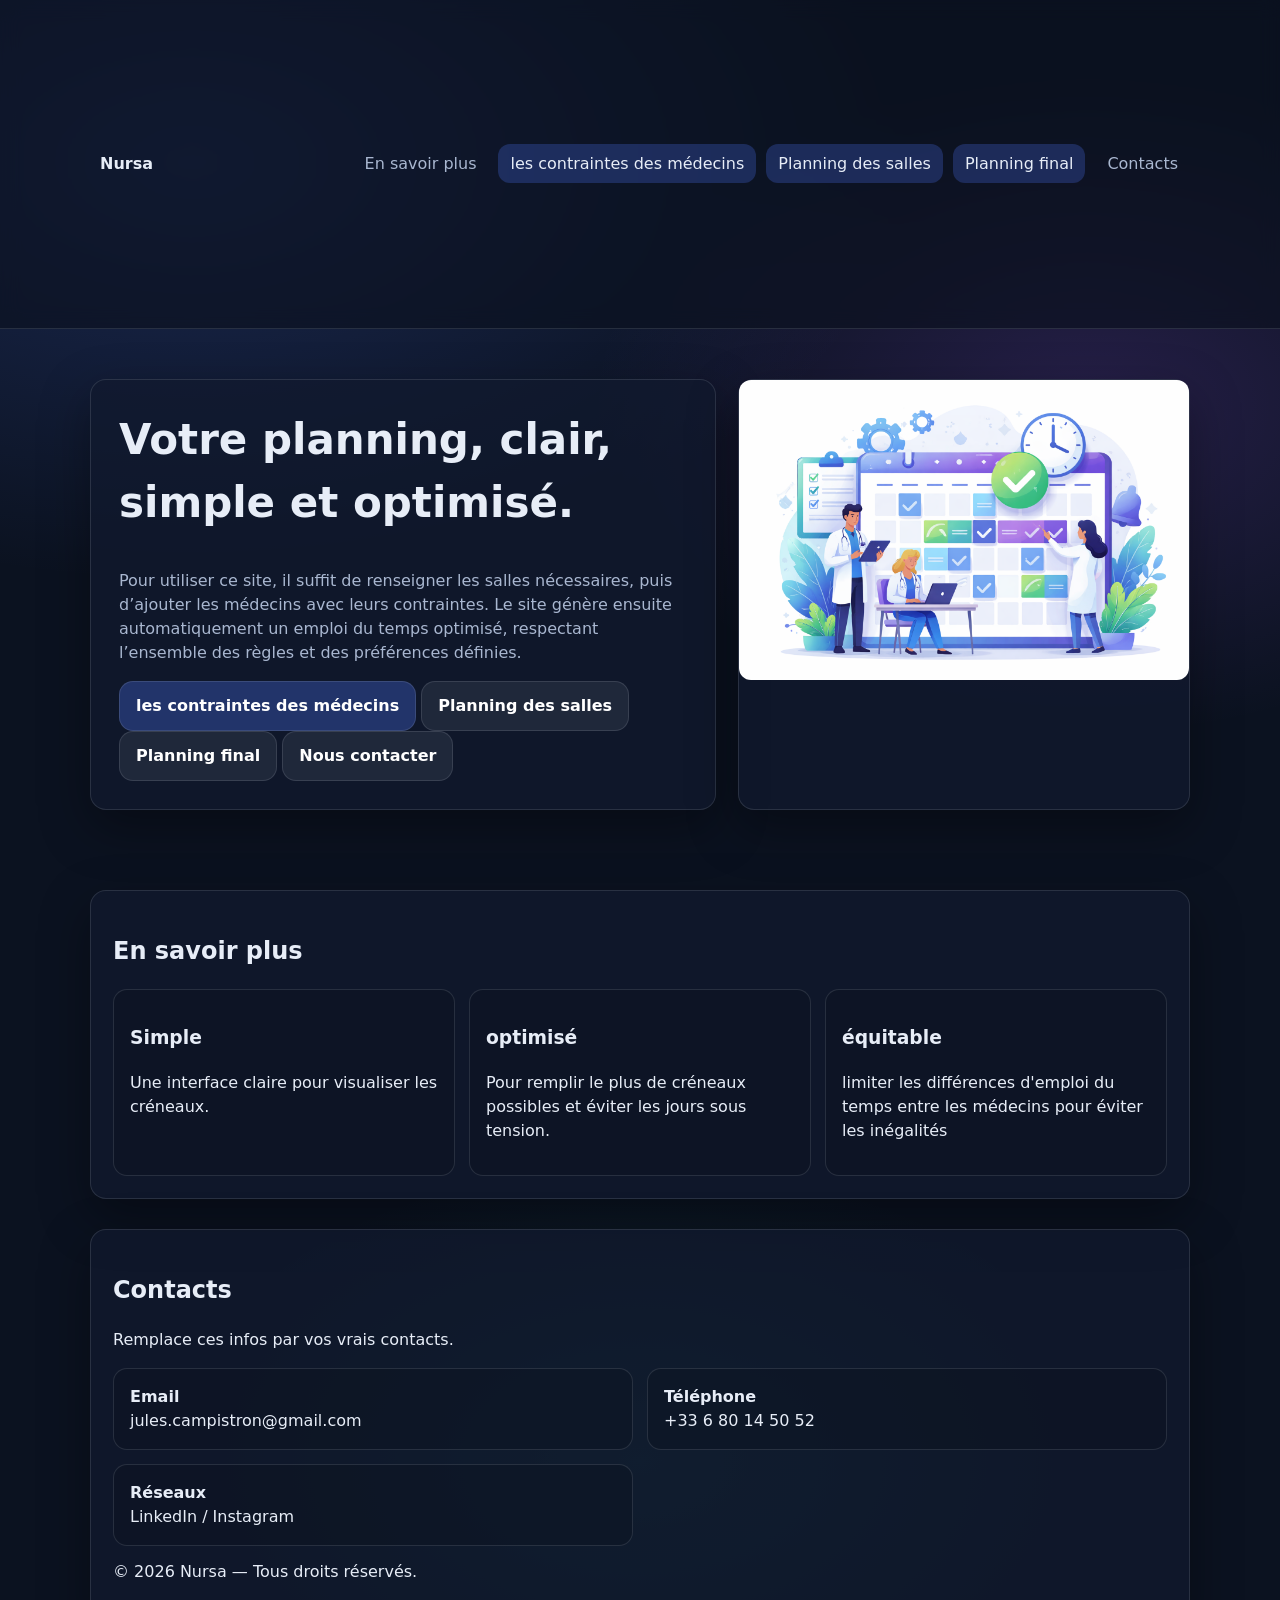
<file: app_PE/index.html>
<!DOCTYPE html>
<html lang="fr">
<head>
  <meta charset="UTF-8" />
  <meta name="viewport" content="width=device-width, initial-scale=1.0" />
  <title>Nursa</title>
  <link rel="stylesheet" href="style.css" />
</head>
<body>
  <header>
    <div class="container">
      <div class="nav">
        <a class="brand" href="#top" aria-label="Retour en haut">
          <span class="logo" aria-hidden="true"></span>
          <span>Nursa</span>
        </a>

        <nav aria-label="Menu principal">
          <ul>
            <li><a class="navlink" href="#about">En savoir plus</a></li>
            <li><a class="navlink primary" href="planning.html">les contraintes des médecins</a></li>
            <li><a class="navlink primary" href="planning-salles.html">Planning des salles</a></li>
            <li><a class="navlink primary" href="planning-medecins.html">Planning final</a></li>
            <li><a class="navlink" href="#contact">Contacts</a></li>
          </ul>
        </nav>
      </div>
    </div>
  </header>

  <main id="top">
    <!-- Hero / Accueil -->
    <section class="hero">
      <div class="container">
        <div class="hero-grid">
          <div class="card hero-main">
            <h1>Votre planning, clair, simple et optimisé.</h1>
            <p class="subtitle">
                Pour utiliser ce site, il suffit de renseigner les salles nécessaires, puis d’ajouter les médecins avec leurs contraintes. Le site génère ensuite automatiquement un emploi du temps optimisé, respectant l’ensemble des règles et des préférences définies.
                <br />
              
            </p>

            <div class="cta-row">
              <a class="btn primary" href="planning.html">les contraintes des médecins</a>
              <a class="btn" href="planning-salles.html">Planning des salles</a>
              <a class="btn" href="planning-medecins.html">Planning final</a>
              <a class="btn" href="#contact">Nous contacter</a>
            </div>
          </div>

          <aside class="card hero-side" aria-label="Aperçu">
            <img src="assets/logo.png" alt="Logo du site" class="logo">
          </aside>
        </div>
      </div>
    </section>

    <!-- En savoir plus -->
    <section id="about">
      <div class="container">
        <div class="card section-card">
          <h2>En savoir plus</h2>
          <p>
            </p>

          <div class="grid-3">
            <div class="mini">
              <h3>Simple</h3>
              <p>Une interface claire pour visualiser les créneaux.</p>
            </div>
            <div class="mini">
              <h3>optimisé</h3>
              <p>Pour remplir le plus de créneaux possibles et éviter les jours sous tension.</p>
            </div>
            <div class="mini">
              <h3>équitable</h3>
              <p>limiter les différences d'emploi du temps entre les médecins pour éviter les inégalités</p>
            </div>
          </div>
        </div>
      </div>
    </section>

    
  <!-- Contacts -->
  <footer id="contact">
    <div class="container">
      <div class="card section-card">
        <h2>Contacts</h2>
        <p>Remplace ces infos par vos vrais contacts.</p>

        <div class="contacts">
          <div class="contact-card">
            <b>Email</b><br />
            jules.campistron@gmail.com
          </div>
          <div class="contact-card">
            <b>Téléphone</b><br />
            +33 6 80 14 50 52
          </div>
          <div class="contact-card">
            <b>Réseaux</b><br />
            LinkedIn / Instagram
          </div>
        </div>

        <p class="small" style="margin-top:14px;">© <span id="year">2026</span> Nursa — Tous droits réservés.</p>
      </div>
    </div>
  </footer>

  <script>
    // Petit détail esthétique (sans logique planning) : met l’année automatiquement.
    document.getElementById('year').textContent = new Date().getFullYear();
  </script>
</body>
</html>
</file>
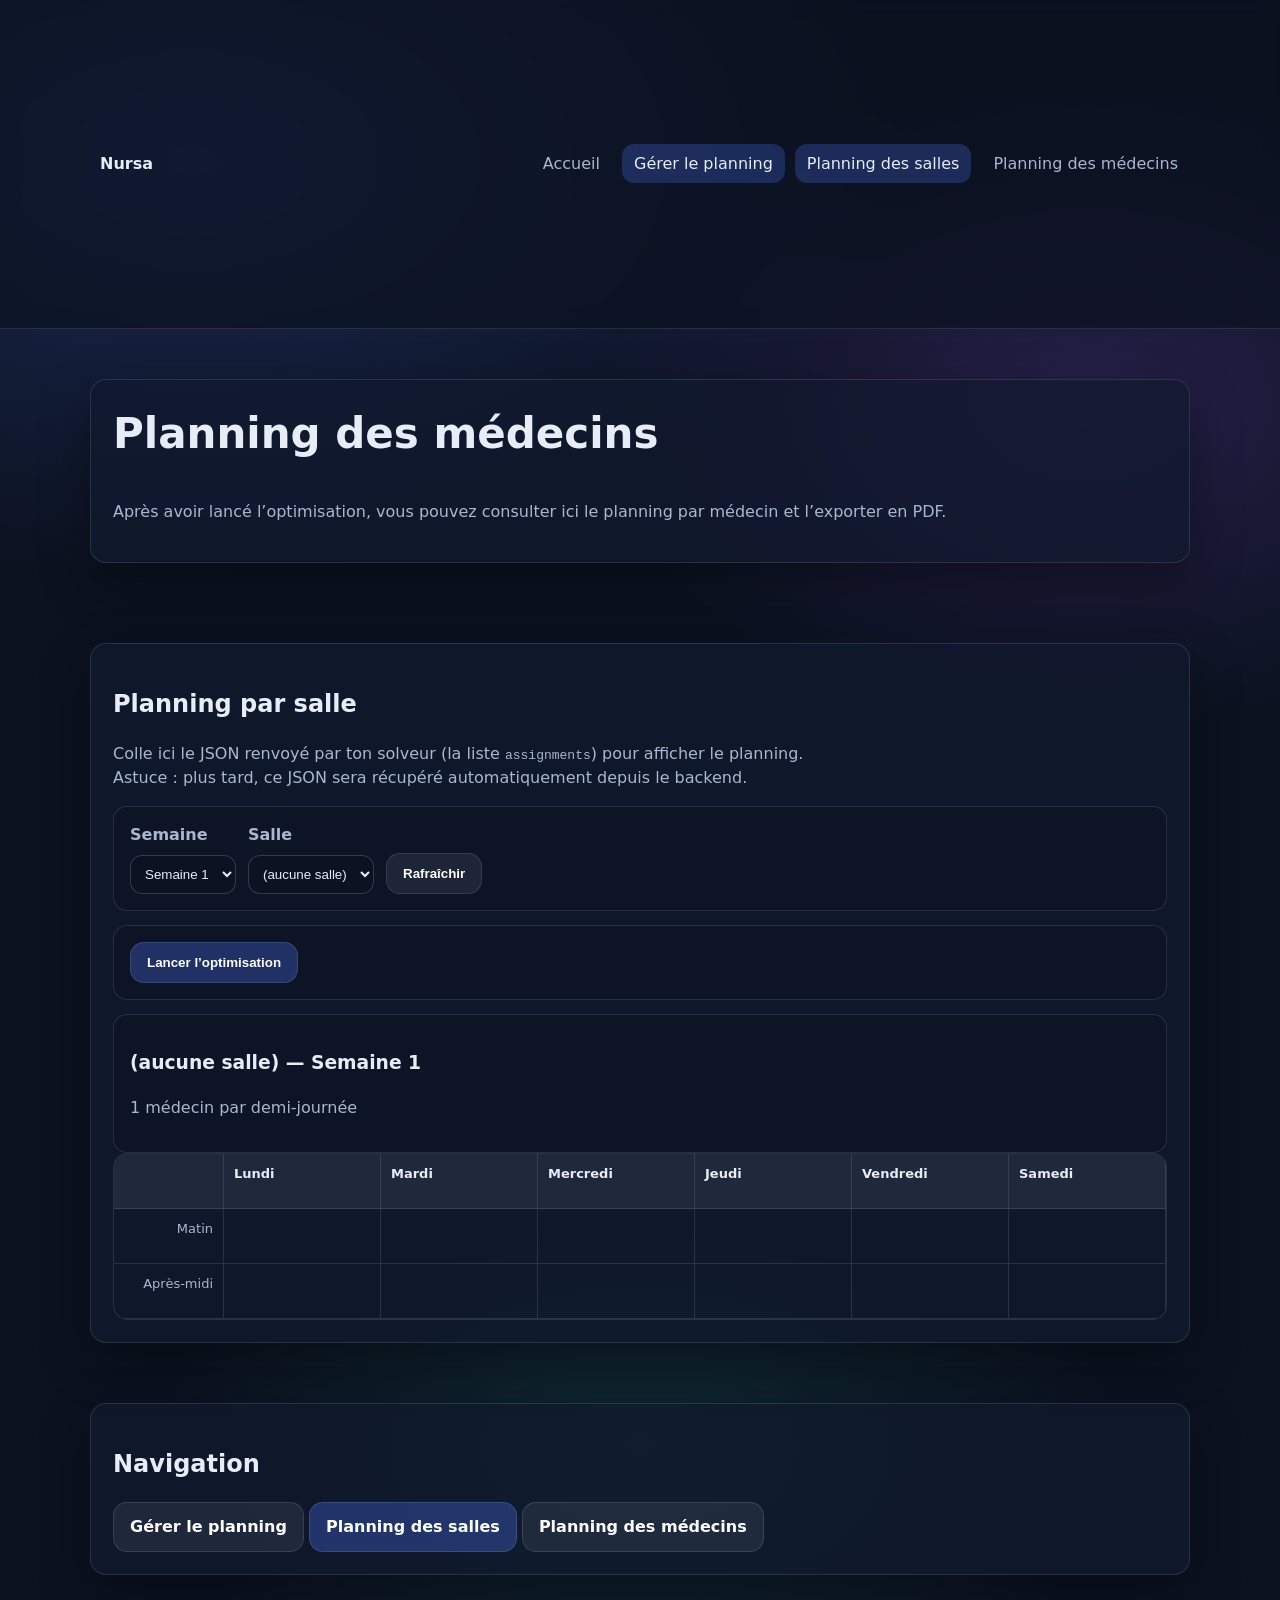
<file: app_PE/planning-medecins.html>
<!DOCTYPE html>
<html lang="fr">
<head>
  <meta charset="UTF-8" />
  <meta name="viewport" content="width=device-width, initial-scale=1.0" />
  <title>Planning des médecins</title>
  <link rel="stylesheet" href="style.css" />
</head>
<body>

<header>
  <div class="container">
    <div class="nav">
      <a class="brand" href="index.html">
        <span class="logo"></span>
        <span>Nursa</span>
      </a>

      <nav>
        <ul>
          <li><a class="navlink" href="index.html">Accueil</a></li>
          <li><a class="navlink primary" href="planning.html">Gérer le planning</a></li>
          <li><a class="navlink primary" href="planning-salles.html">Planning des salles</a></li>
          <li><a class="navlink" href="planning-medecins.html">Planning des médecins</a></li>
        </ul>
      </nav>
    </div>
  </div>
</header>

<main>
  <section class="hero">
    <div class="container">
      <div class="card section-card">
        <h1>Planning des médecins</h1>
        <p class="subtitle">
          Après avoir lancé l’optimisation, vous pouvez consulter ici le planning par médecin et l’exporter en PDF.
        </p>
      </div>
    </div>
  </section>



  <!-- AFFICHAGE PLANNING PAR SALLE -->
  <section id="planning-par-salle">
    <div class="container">
      <div class="card section-card">
        <h2>Planning par salle</h2>
        <p class="subtitle">
          Colle ici le JSON renvoyé par ton solveur (la liste <code>assignments</code>) pour afficher le planning.
          <br />
          Astuce : plus tard, ce JSON sera récupéré automatiquement depuis le backend.
        </p>

        

        <div class="mini" style="margin-top:14px; display:flex; gap:12px; flex-wrap:wrap; align-items:end;">
          <div>
            <label class="subtitle"><b>Semaine</b></label><br />
            <select id="week-select" style="margin-top:8px; padding:10px; border-radius:12px; border:1px solid rgba(231,237,247,.18); background: rgba(11,18,32,.25); color: inherit;"></select>
          </div>
          <div>
            <label class="subtitle"><b>Salle</b></label><br />
            <select id="room-select" style="margin-top:8px; padding:10px; border-radius:12px; border:1px solid rgba(231,237,247,.18); background: rgba(11,18,32,.25); color: inherit;"></select>
          </div>
          <div>
            <button class="btn" type="button" id="refresh-view">Rafraîchir</button>
          </div>
        </div>
        <div class="mini" style="margin-top:14px; display:flex; gap:10px; flex-wrap:wrap; align-items:center;">
          <button class="btn primary" type="button" id="run-optimization">Lancer l’optimisation</button>
         
          <span class="subtitle" id="run-status"></span>
        </div>

        <div id="room-planning-output" style="margin-top:14px;"></div>
      </div>
    </div>
  </section>

  <!-- BOUTONS FIN -->
  <section>
    <div class="container">
      <div class="card section-card">
        <h2>Navigation</h2>
        <div class="cta-row">
          <a class="btn" href="planning.html">Gérer le planning</a>
          <a class="btn primary" href="planning-salles.html">Planning des salles</a>
          <a class="btn" href="planning-medecins.html">Planning des médecins</a>
        </div>
      </div>
    </div>
  </section>
</main>


  <script>
    function getApiBase() {
      // You can override in the browser console:
      // localStorage.setItem('api_base', 'http://127.0.0.1:8000')
      const raw = (localStorage.getItem('api_base') || 'http://127.0.0.1:8000').trim();
      return raw.endsWith('/') ? raw.slice(0, -1) : raw;
    }
    // ===== Planning par salle (affichage) =====
    const ASSIGNMENTS_KEY = "planning_2026_assignments_v1";
    const ROOMS_KEY = "planning_2026_rooms_v1";
    const DOCTORS_KEY = "planning_2026_doctors_v1";

    function loadRoomsAvailability() {
      try {
        return JSON.parse(localStorage.getItem(ROOMS_KEY)) || {};
      } catch {
        return {};
      }
    }

    function loadDoctorsConstraints() {
      // Si tu stockes déjà tes médecins dans localStorage, on les lit ici.
      // Le solver accepte aussi bien une liste qu'un objet.
      try {
        return JSON.parse(localStorage.getItem(DOCTORS_KEY)) || [];
      } catch {
        return [];
      }
    }

    function inferRoomsFromAvailability(roomsAvailability) {
      if (!roomsAvailability || typeof roomsAvailability !== 'object') return [];
      return Object.keys(roomsAvailability);
    }

    async function runOptimization() {
      const statusEl = document.getElementById('run-status');
      const API_BASE = getApiBase();
      if (statusEl) statusEl.textContent = `⏳ Optimisation en cours… (API: ${API_BASE})`;

      const roomsAvailability = loadRoomsAvailability();
      const doctors = loadDoctorsConstraints();
      const rooms = inferRoomsFromAvailability(roomsAvailability);

      const payload = {
        year: 2026,
        doctors,
        // Le backend corrigé accepte rooms_availability
        rooms_availability: roomsAvailability,
        // Et accepte aussi 'salles' si tu veux l'envoyer
        salles: rooms,
        // Tu peux ajuster ces paramètres
        block_weeks: 4,
        alpha: 100,
        beta: 1,
        max_time: 5,
      };

      try {
        const res = await fetch(`${API_BASE}/solve`, {
          method: 'POST',
          mode: 'cors',
          headers: { 'Content-Type': 'application/json' },
          body: JSON.stringify(payload),
        });

        if (!res.ok) {
          const txt = await res.text().catch(() => '');
          throw new Error(`Erreur backend (${res.status}) ${res.statusText} ${txt}`);
        }

        const data = await res.json();
        if (data && data.status && data.status !== 'ok') {
          throw new Error(data.message || `Statut solver: ${data.status}`);
        }

        const assignments = (data && Array.isArray(data.assignments)) ? data.assignments : [];
        if (!assignments.length) {
          throw new Error('Aucune affectation renvoyée (assignments vide).');
        }

        // Sauvegarde + affichage
        saveAssignments(assignments);
        const ta = document.getElementById('assignments-json');
        if (ta) ta.value = JSON.stringify(assignments, null, 2);

        buildSelectors(assignments);
        refreshPlanningView();

        if (statusEl) statusEl.textContent = `✅ Optimisation OK : ${assignments.length} affectations`;
      } catch (err) {
        if (statusEl) statusEl.textContent = `❌ ${err.message || err}`;
      }
    }

    function loadAssignments() {
      try {
        return JSON.parse(localStorage.getItem(ASSIGNMENTS_KEY)) || [];
      } catch {
        return [];
      }
    }

    function saveAssignments(assignments) {
      localStorage.setItem(ASSIGNMENTS_KEY, JSON.stringify(assignments));
    }

    function uniqueSorted(arr) {
      return Array.from(new Set(arr)).sort((a, b) => (a > b ? 1 : a < b ? -1 : 0));
    }

    function toDayLabel(day) {
      // We expect day already like "Lundi" etc.
      return day;
    }

    function toSlotLabel(slot) {
      return slot === "AM" ? "Matin" : slot === "PM" ? "Après-midi" : slot;
    }

    function buildSelectors(assignments) {
      const weekSel = document.getElementById('week-select');
      const roomSel = document.getElementById('room-select');
      if (!weekSel || !roomSel) return;

      const weeks = uniqueSorted(assignments.map(a => a.week_index));
      const rooms = uniqueSorted(assignments.map(a => a.room));

      // Weeks
      weekSel.innerHTML = '';
      (weeks.length ? weeks : [1]).forEach((w) => {
        const opt = document.createElement('option');
        opt.value = String(w);
        opt.textContent = `Semaine ${w}`;
        weekSel.appendChild(opt);
      });

      // Rooms
      roomSel.innerHTML = '';
      (rooms.length ? rooms : ["(aucune salle)"]).forEach((r) => {
        const opt = document.createElement('option');
        opt.value = String(r);
        opt.textContent = r;
        roomSel.appendChild(opt);
      });
    }

    function renderRoomWeek(assignments, room, weekIndex) {
      const out = document.getElementById('room-planning-output');
      if (!out) return;

      const jours = ["Lundi", "Mardi", "Mercredi", "Jeudi", "Vendredi", "Samedi"];
      const slots = ["AM", "PM"]; // AM=Matin, PM=Après-midi

      // Index by day+slot
      const map = new Map();
      assignments
        .filter(a => String(a.room) === String(room) && Number(a.week_index) === Number(weekIndex))
        .forEach((a) => {
          map.set(`${a.day}_${a.slot}`, a);
        });

      // Build a simple 2x6 grid
      let html = '';
      html += `<div class="mini"><h3>${room} — Semaine ${weekIndex}</h3><p class="subtitle">1 médecin par demi-journée</p></div>`;

      html += '<div class="planner-grid" style="grid-template-columns: 110px repeat(6, 1fr);">';
      html += '<div class="cell header"></div>';
      jours.forEach((j) => {
        html += `<div class="cell header">${toDayLabel(j)}</div>`;
      });

      slots.forEach((sl) => {
        html += `<div class="cell hour">${toSlotLabel(sl)}</div>`;
        jours.forEach((j) => {
          const a = map.get(`${j}_${sl}`);
          if (a && a.doctor) {
            html += `<div class="cell"><span class="event">${a.doctor}</span></div>`;
          } else {
            html += `<div class="cell"></div>`;
          }
        });
      });

      html += '</div>';
      out.innerHTML = html;
    }

    function refreshPlanningView() {
      const assignments = loadAssignments();
      const weekSel = document.getElementById('week-select');
      const roomSel = document.getElementById('room-select');
      if (!weekSel || !roomSel) return;

      const week = Number(weekSel.value || 1);
      const room = roomSel.value;
      renderRoomWeek(assignments, room, week);
    }

    // ===== Boutons / UI =====
    document.getElementById('refresh-view')?.addEventListener('click', () => {
      refreshPlanningView();
    });

    document.getElementById('run-optimization')?.addEventListener('click', () => {
      runOptimization();
    });

    // Auto-init
    document.addEventListener('DOMContentLoaded', () => {
      const assignments = loadAssignments();
      buildSelectors(assignments);
      refreshPlanningView();
    });
  </script>
</body>
</html>
</file>
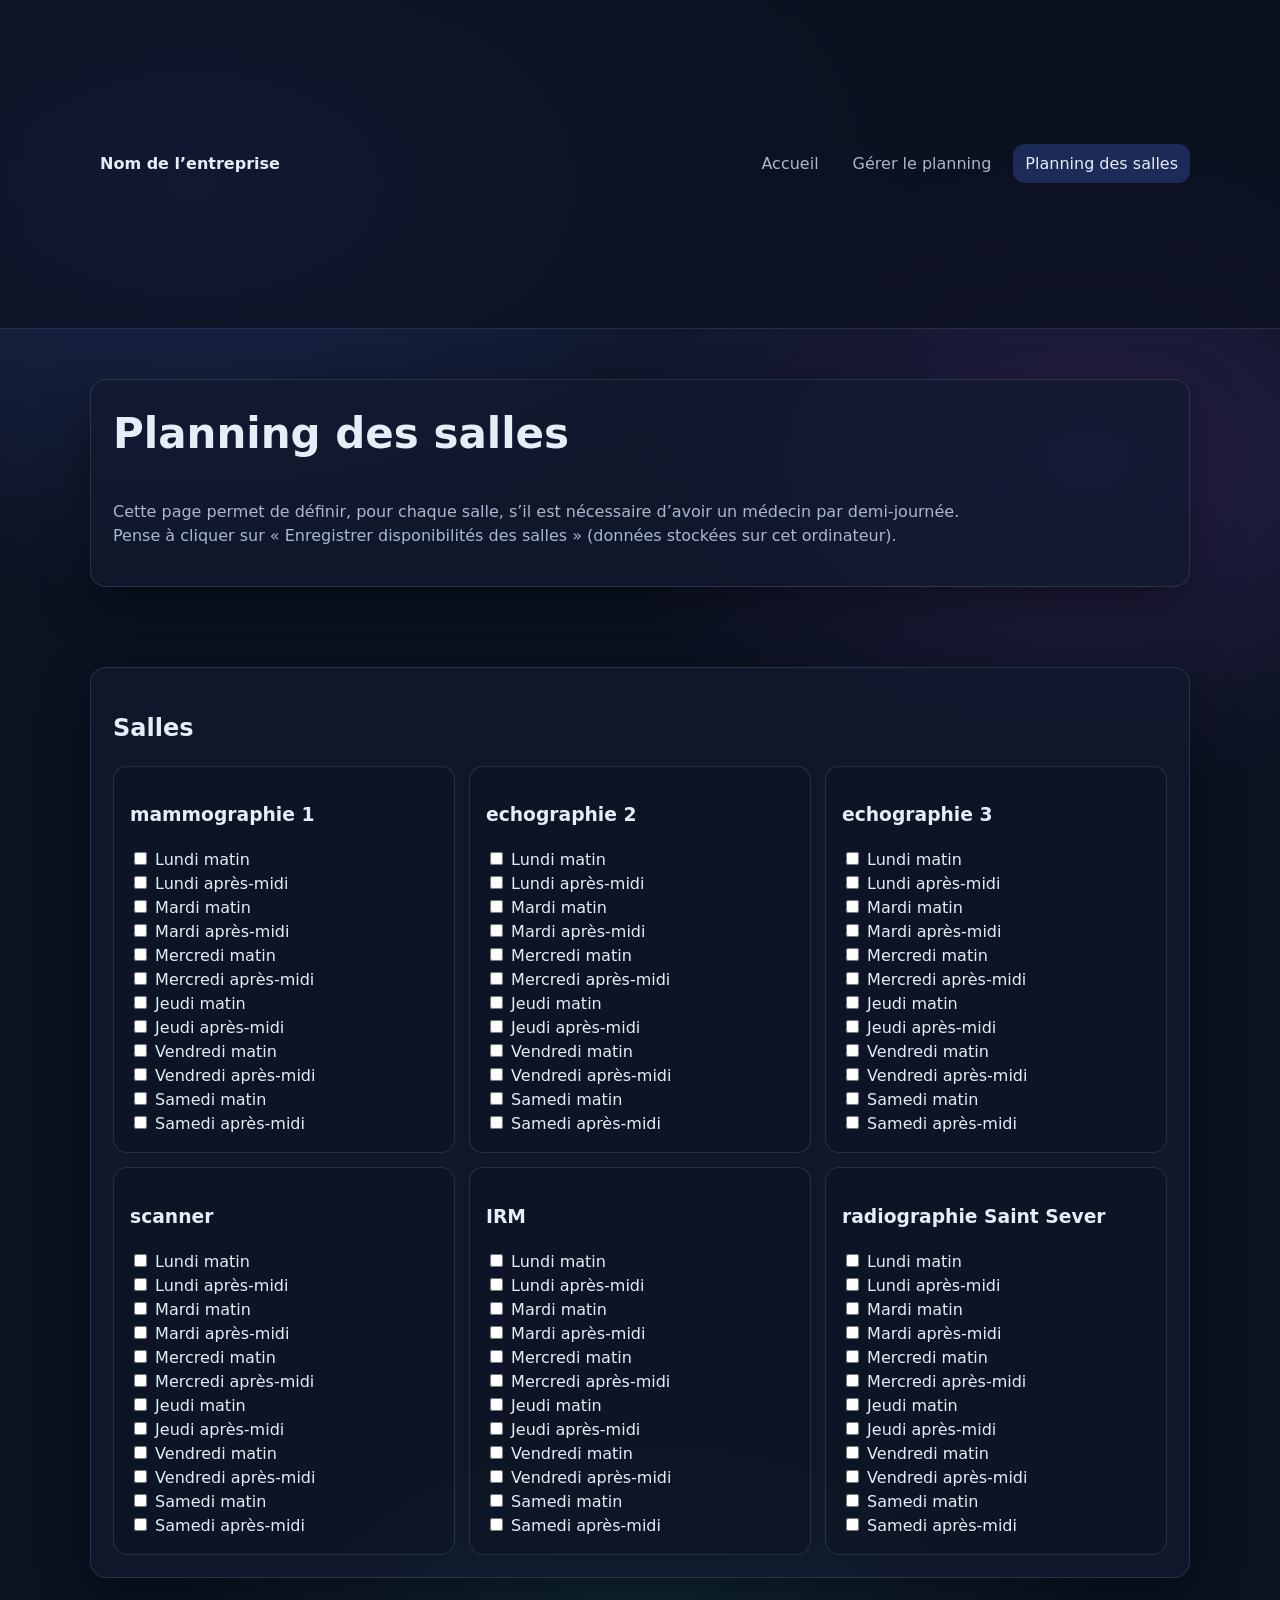
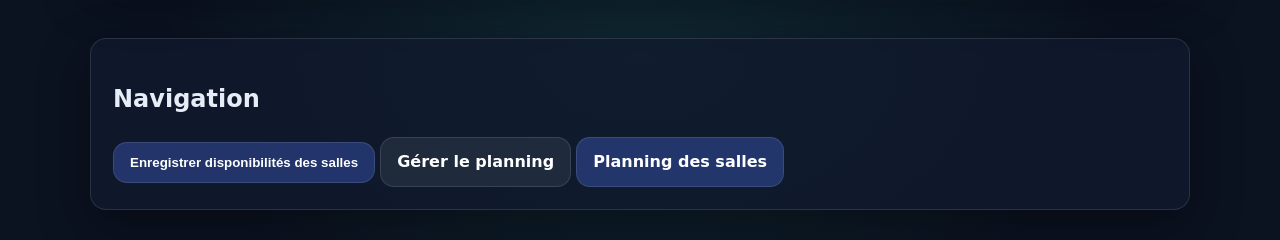
<file: app_PE/planning-salles.html>
<!DOCTYPE html>
<html lang="fr">
<head>
  <meta charset="UTF-8" />
  <meta name="viewport" content="width=device-width, initial-scale=1.0" />
  <title>Planning des salles</title>
  <link rel="stylesheet" href="style.css" />
</head>
<body>

<header>
  <div class="container">
    <div class="nav">
      <a class="brand" href="index.html">
        <span class="logo"></span>
        <span>Nom de l’entreprise</span>
      </a>

      <nav>
        <ul>
          <li><a class="navlink" href="index.html">Accueil</a></li>
          <li><a class="navlink" href="planning.html">Gérer le planning</a></li>
          <li><a class="navlink primary" href="planning-salles.html">Planning des salles</a></li>
        </ul>
      </nav>
    </div>
  </div>
</header>

<main>
  <!-- HERO -->
  <section class="hero">
    <div class="container">
      <div class="card section-card">
        <h1>Planning des salles</h1>
        <p class="subtitle">
          Cette page permet de définir, pour chaque salle,
          s’il est nécessaire d’avoir un médecin par demi-journée.
          <br />
          <span class="subtitle">Pense à cliquer sur « Enregistrer disponibilités des salles » (données stockées sur cet ordinateur).</span>
        </p>
      </div>
    </div>
  </section>

  <!-- PLANNING DES SALLES -->
  <section>
    <div class="container">
      <div class="card section-card">
        <h2>Salles</h2>

        <div class="grid-3">
          <!-- SALLE 1 -->
          <div class="mini room-block" data-room="mammographie 1">
            <h3>mammographie 1</h3>
            <label><input type="checkbox" data-slot="Lundi matin" /> Lundi matin</label><br />
            <label><input type="checkbox" data-slot="Lundi après-midi" /> Lundi après-midi</label><br />
            <label><input type="checkbox" data-slot="Mardi matin" /> Mardi matin</label><br />
            <label><input type="checkbox" data-slot="Mardi après-midi" /> Mardi après-midi</label><br />
            <label><input type="checkbox" data-slot="Mercredi matin" /> Mercredi matin</label><br />
            <label><input type="checkbox" data-slot="Mercredi après-midi" /> Mercredi après-midi</label><br />
            <label><input type="checkbox" data-slot="Jeudi matin" /> Jeudi matin</label><br />
            <label><input type="checkbox" data-slot="Jeudi après-midi" /> Jeudi après-midi</label><br />
            <label><input type="checkbox" data-slot="Vendredi matin" /> Vendredi matin</label><br />
            <label><input type="checkbox" data-slot="Vendredi après-midi" /> Vendredi après-midi</label><br />
            <label><input type="checkbox" data-slot="Samedi matin" /> Samedi matin</label><br />
            <label><input type="checkbox" data-slot="Samedi après-midi" /> Samedi après-midi</label>
          </div>

          <!-- SALLE 2 -->
          <div class="mini room-block" data-room="echographie 2">
            <h3>echographie 2</h3>
            <label><input type="checkbox" data-slot="Lundi matin" /> Lundi matin</label><br />
            <label><input type="checkbox" data-slot="Lundi après-midi" /> Lundi après-midi</label><br />
            <label><input type="checkbox" data-slot="Mardi matin" /> Mardi matin</label><br />
            <label><input type="checkbox" data-slot="Mardi après-midi" /> Mardi après-midi</label><br />
            <label><input type="checkbox" data-slot="Mercredi matin" /> Mercredi matin</label><br />
            <label><input type="checkbox" data-slot="Mercredi après-midi" /> Mercredi après-midi</label><br />
            <label><input type="checkbox" data-slot="Jeudi matin" /> Jeudi matin</label><br />
            <label><input type="checkbox" data-slot="Jeudi après-midi" /> Jeudi après-midi</label><br />
            <label><input type="checkbox" data-slot="Vendredi matin" /> Vendredi matin</label><br />
            <label><input type="checkbox" data-slot="Vendredi après-midi" /> Vendredi après-midi</label><br />
            <label><input type="checkbox" data-slot="Samedi matin" /> Samedi matin</label><br />
            <label><input type="checkbox" data-slot="Samedi après-midi" /> Samedi après-midi</label>
          </div>

          <!-- SALLE 3 -->
          <div class="mini room-block" data-room="echographie 3">
            <h3>echographie 3</h3>
            <label><input type="checkbox" data-slot="Lundi matin" /> Lundi matin</label><br />
            <label><input type="checkbox" data-slot="Lundi après-midi" /> Lundi après-midi</label><br />
            <label><input type="checkbox" data-slot="Mardi matin" /> Mardi matin</label><br />
            <label><input type="checkbox" data-slot="Mardi après-midi" /> Mardi après-midi</label><br />
            <label><input type="checkbox" data-slot="Mercredi matin" /> Mercredi matin</label><br />
            <label><input type="checkbox" data-slot="Mercredi après-midi" /> Mercredi après-midi</label><br />
            <label><input type="checkbox" data-slot="Jeudi matin" /> Jeudi matin</label><br />
            <label><input type="checkbox" data-slot="Jeudi après-midi" /> Jeudi après-midi</label><br />
            <label><input type="checkbox" data-slot="Vendredi matin" /> Vendredi matin</label><br />
            <label><input type="checkbox" data-slot="Vendredi après-midi" /> Vendredi après-midi</label><br />
            <label><input type="checkbox" data-slot="Samedi matin" /> Samedi matin</label><br />
            <label><input type="checkbox" data-slot="Samedi après-midi" /> Samedi après-midi</label>
          </div>

          <!-- SALLE 4 -->
          <div class="mini room-block" data-room="scanner">
            <h3>scanner</h3>
            <label><input type="checkbox" data-slot="Lundi matin" /> Lundi matin</label><br />
            <label><input type="checkbox" data-slot="Lundi après-midi" /> Lundi après-midi</label><br />
            <label><input type="checkbox" data-slot="Mardi matin" /> Mardi matin</label><br />
            <label><input type="checkbox" data-slot="Mardi après-midi" /> Mardi après-midi</label><br />
            <label><input type="checkbox" data-slot="Mercredi matin" /> Mercredi matin</label><br />
            <label><input type="checkbox" data-slot="Mercredi après-midi" /> Mercredi après-midi</label><br />
            <label><input type="checkbox" data-slot="Jeudi matin" /> Jeudi matin</label><br />
            <label><input type="checkbox" data-slot="Jeudi après-midi" /> Jeudi après-midi</label><br />
            <label><input type="checkbox" data-slot="Vendredi matin" /> Vendredi matin</label><br />
            <label><input type="checkbox" data-slot="Vendredi après-midi" /> Vendredi après-midi</label><br />
            <label><input type="checkbox" data-slot="Samedi matin" /> Samedi matin</label><br />
            <label><input type="checkbox" data-slot="Samedi après-midi" /> Samedi après-midi</label>
          </div>

          <!-- SALLE 5 -->
          <div class="mini room-block" data-room="IRM">
            <h3>IRM</h3>
            <label><input type="checkbox" data-slot="Lundi matin" /> Lundi matin</label><br />
            <label><input type="checkbox" data-slot="Lundi après-midi" /> Lundi après-midi</label><br />
            <label><input type="checkbox" data-slot="Mardi matin" /> Mardi matin</label><br />
            <label><input type="checkbox" data-slot="Mardi après-midi" /> Mardi après-midi</label><br />
            <label><input type="checkbox" data-slot="Mercredi matin" /> Mercredi matin</label><br />
            <label><input type="checkbox" data-slot="Mercredi après-midi" /> Mercredi après-midi</label><br />
            <label><input type="checkbox" data-slot="Jeudi matin" /> Jeudi matin</label><br />
            <label><input type="checkbox" data-slot="Jeudi après-midi" /> Jeudi après-midi</label><br />
            <label><input type="checkbox" data-slot="Vendredi matin" /> Vendredi matin</label><br />
            <label><input type="checkbox" data-slot="Vendredi après-midi" /> Vendredi après-midi</label><br />
            <label><input type="checkbox" data-slot="Samedi matin" /> Samedi matin</label><br />
            <label><input type="checkbox" data-slot="Samedi après-midi" /> Samedi après-midi</label>
          </div>

          <!-- SALLE 6 -->
          <div class="mini room-block" data-room="radiographie Saint Sever">
            <h3>radiographie Saint Sever</h3>
            <label><input type="checkbox" data-slot="Lundi matin" /> Lundi matin</label><br />
            <label><input type="checkbox" data-slot="Lundi après-midi" /> Lundi après-midi</label><br />
            <label><input type="checkbox" data-slot="Mardi matin" /> Mardi matin</label><br />
            <label><input type="checkbox" data-slot="Mardi après-midi" /> Mardi après-midi</label><br />
            <label><input type="checkbox" data-slot="Mercredi matin" /> Mercredi matin</label><br />
            <label><input type="checkbox" data-slot="Mercredi après-midi" /> Mercredi après-midi</label><br />
            <label><input type="checkbox" data-slot="Jeudi matin" /> Jeudi matin</label><br />
            <label><input type="checkbox" data-slot="Jeudi après-midi" /> Jeudi après-midi</label><br />
            <label><input type="checkbox" data-slot="Vendredi matin" /> Vendredi matin</label><br />
            <label><input type="checkbox" data-slot="Vendredi après-midi" /> Vendredi après-midi</label><br />
            <label><input type="checkbox" data-slot="Samedi matin" /> Samedi matin</label><br />
            <label><input type="checkbox" data-slot="Samedi après-midi" /> Samedi après-midi</label>
          </div>
        </div>
      </div>
    </div>
  </section>

  <!-- BOUTONS FIN -->
  <section>
    <div class="container">
      <div class="card section-card">
        <h2>Navigation</h2>
        <div class="cta-row">
          <button class="btn primary" type="button" id="save-rooms">Enregistrer disponibilités des salles</button>
          <a class="btn" href="planning.html">Gérer le planning</a>
          <a class="btn primary" href="planning-salles.html">Planning des salles</a>
        </div>
      </div>
    </div>
  </section>
</main>

</body>
<script>
  const ROOMS_STORAGE_KEY = "planning_2026_rooms_v1";

  function loadRoomsStore() {
    try {
      return JSON.parse(localStorage.getItem(ROOMS_STORAGE_KEY)) || {};
    } catch {
      return {};
    }
  }

  function saveRoomsStore(store) {
    localStorage.setItem(ROOMS_STORAGE_KEY, JSON.stringify(store));
  }

  function readRoomsFromPage() {
    const data = {};
    document.querySelectorAll('.room-block[data-room]').forEach((block) => {
      const room = block.getAttribute('data-room');
      const requiredSlots = Array.from(block.querySelectorAll('input[type="checkbox"][data-slot]'))
        .filter((cb) => cb.checked)
        .map((cb) => cb.getAttribute('data-slot'));
      data[room] = requiredSlots;
    });
    return data;
  }

  function applyRoomsToPage(store) {
    document.querySelectorAll('.room-block[data-room]').forEach((block) => {
      const room = block.getAttribute('data-room');
      const required = new Set(store[room] || []);
      block.querySelectorAll('input[type="checkbox"][data-slot]').forEach((cb) => {
        const slot = cb.getAttribute('data-slot');
        cb.checked = required.has(slot);
      });
    });
  }

  // Save button
  document.getElementById('save-rooms')?.addEventListener('click', () => {
    const store = readRoomsFromPage();
    saveRoomsStore(store);
    alert('✅ Disponibilités des salles enregistrées !');
  });

  // Auto-load
  document.addEventListener('DOMContentLoaded', () => {
    const store = loadRoomsStore();
    applyRoomsToPage(store);
  });

  // Optional: expose a helper to copy JSON easily in the console
  window.getRoomsAvailabilityJSON = function () {
    return loadRoomsStore();
  };
</script>
</html>
</file>
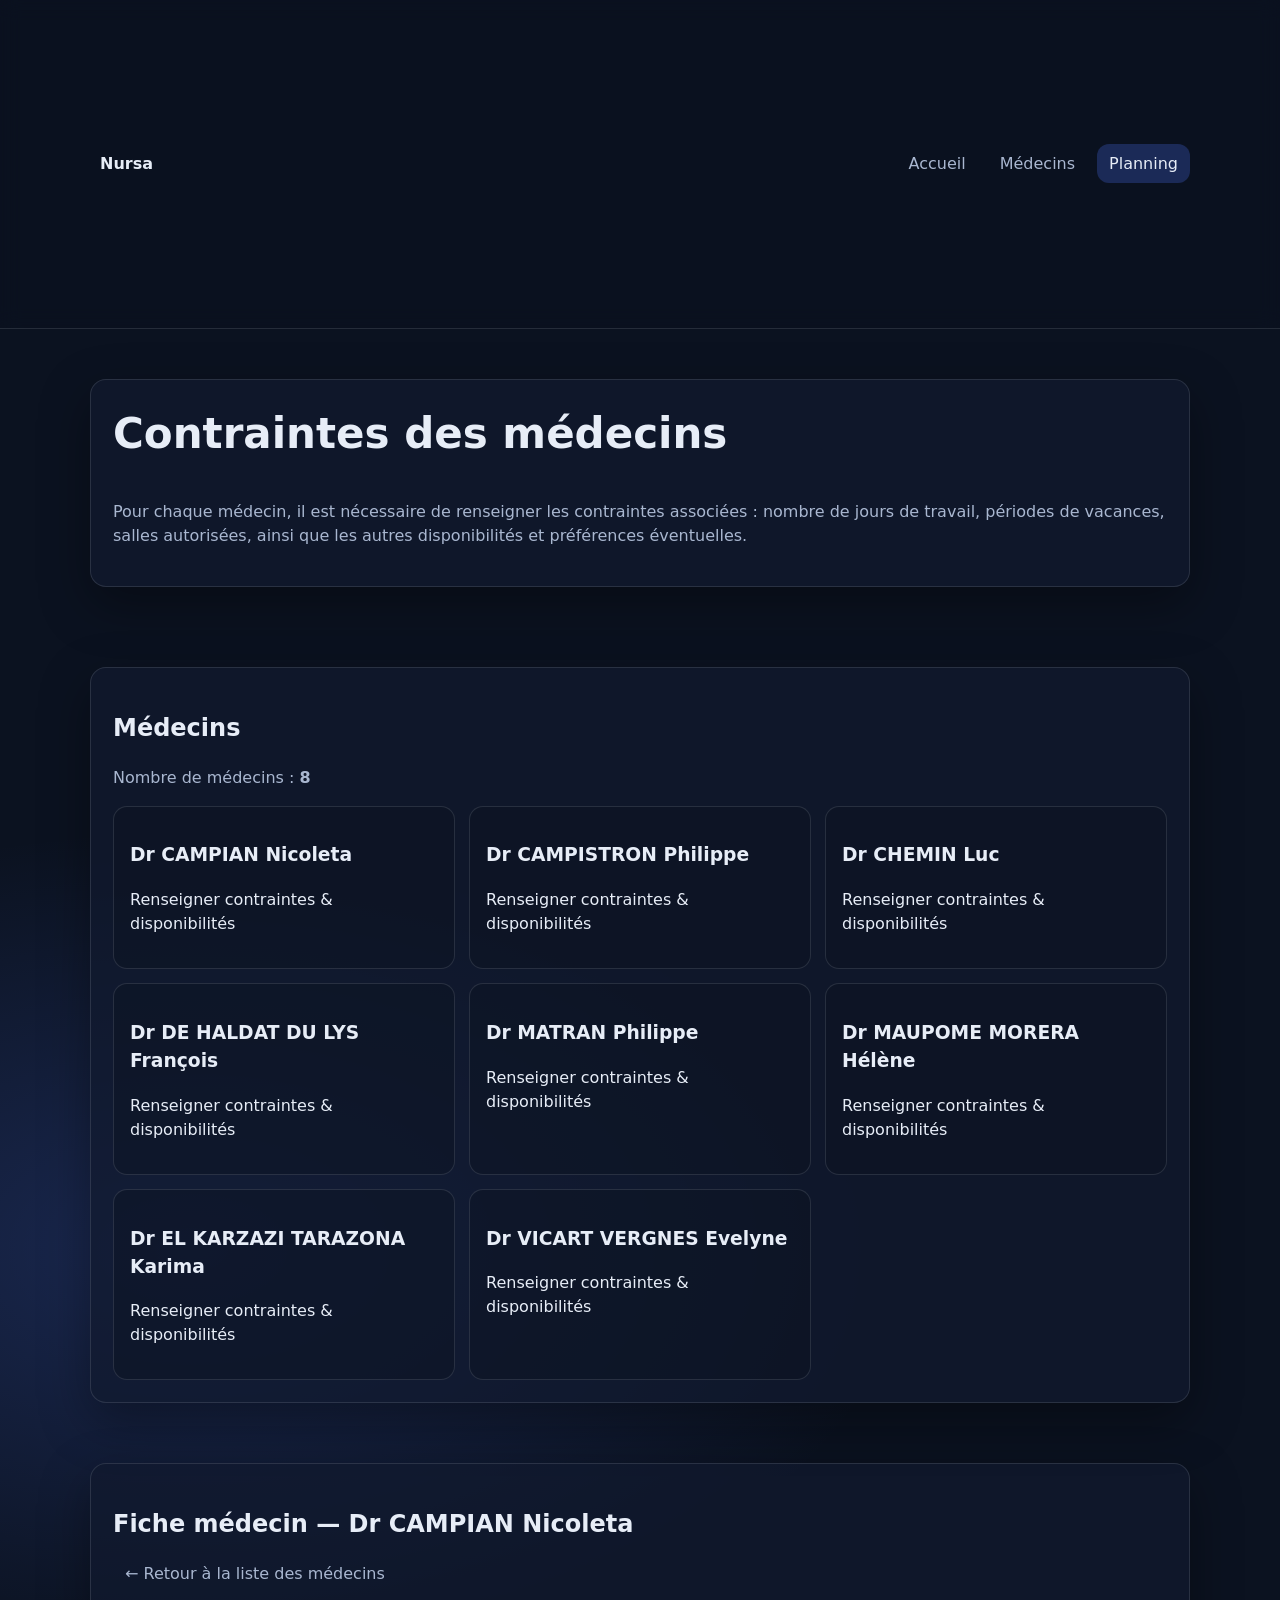
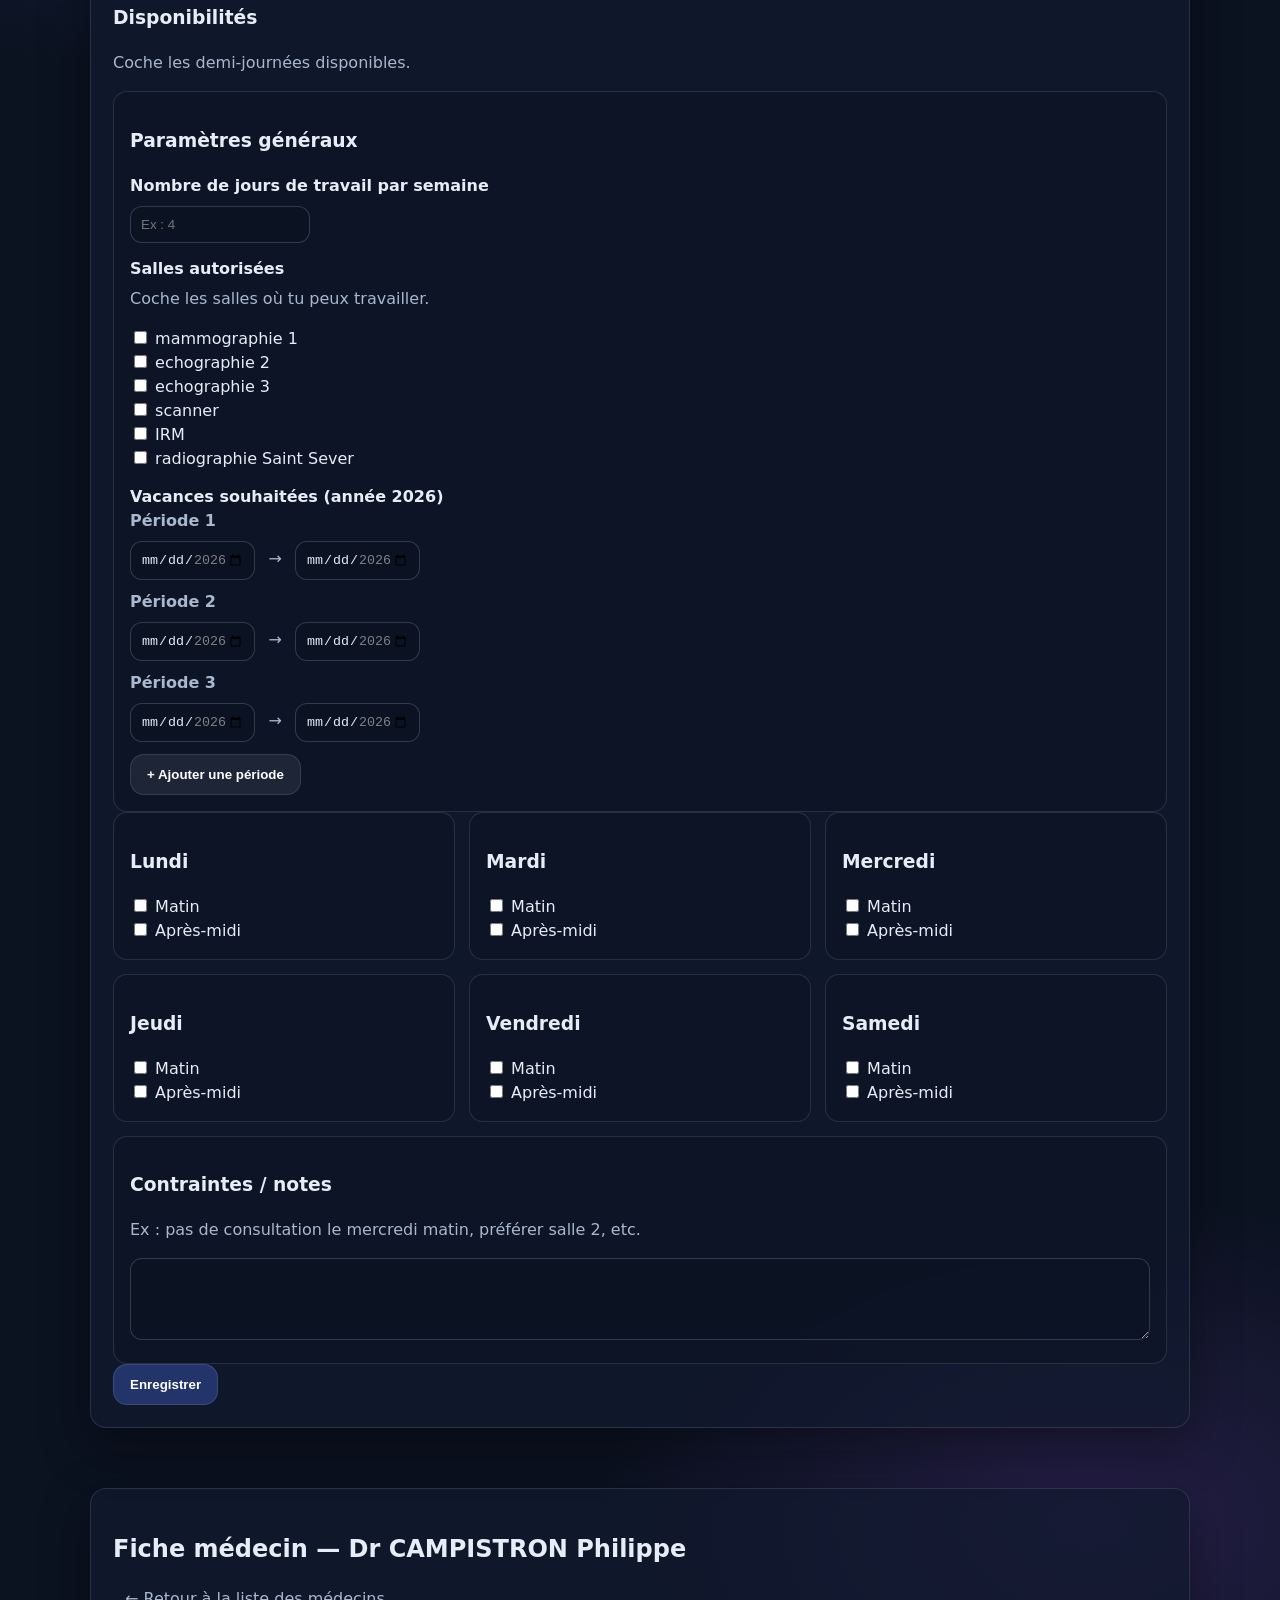
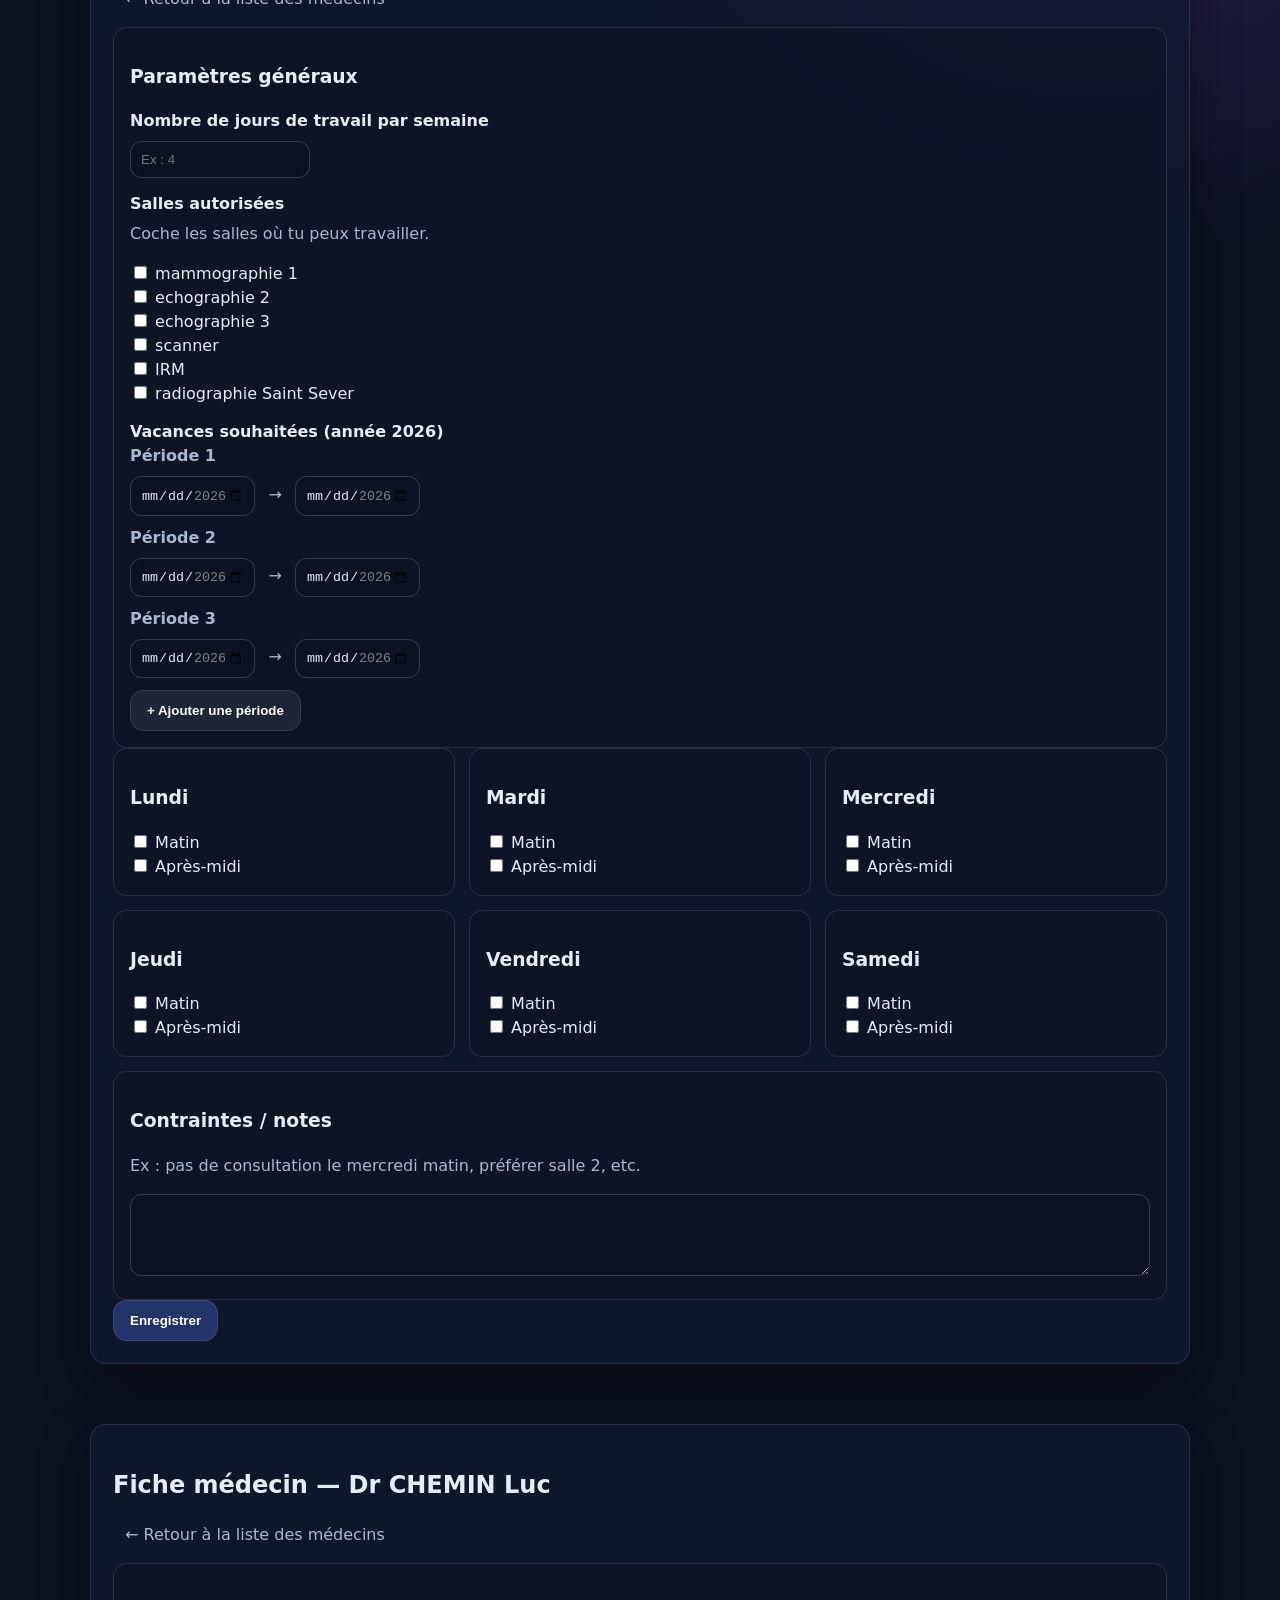
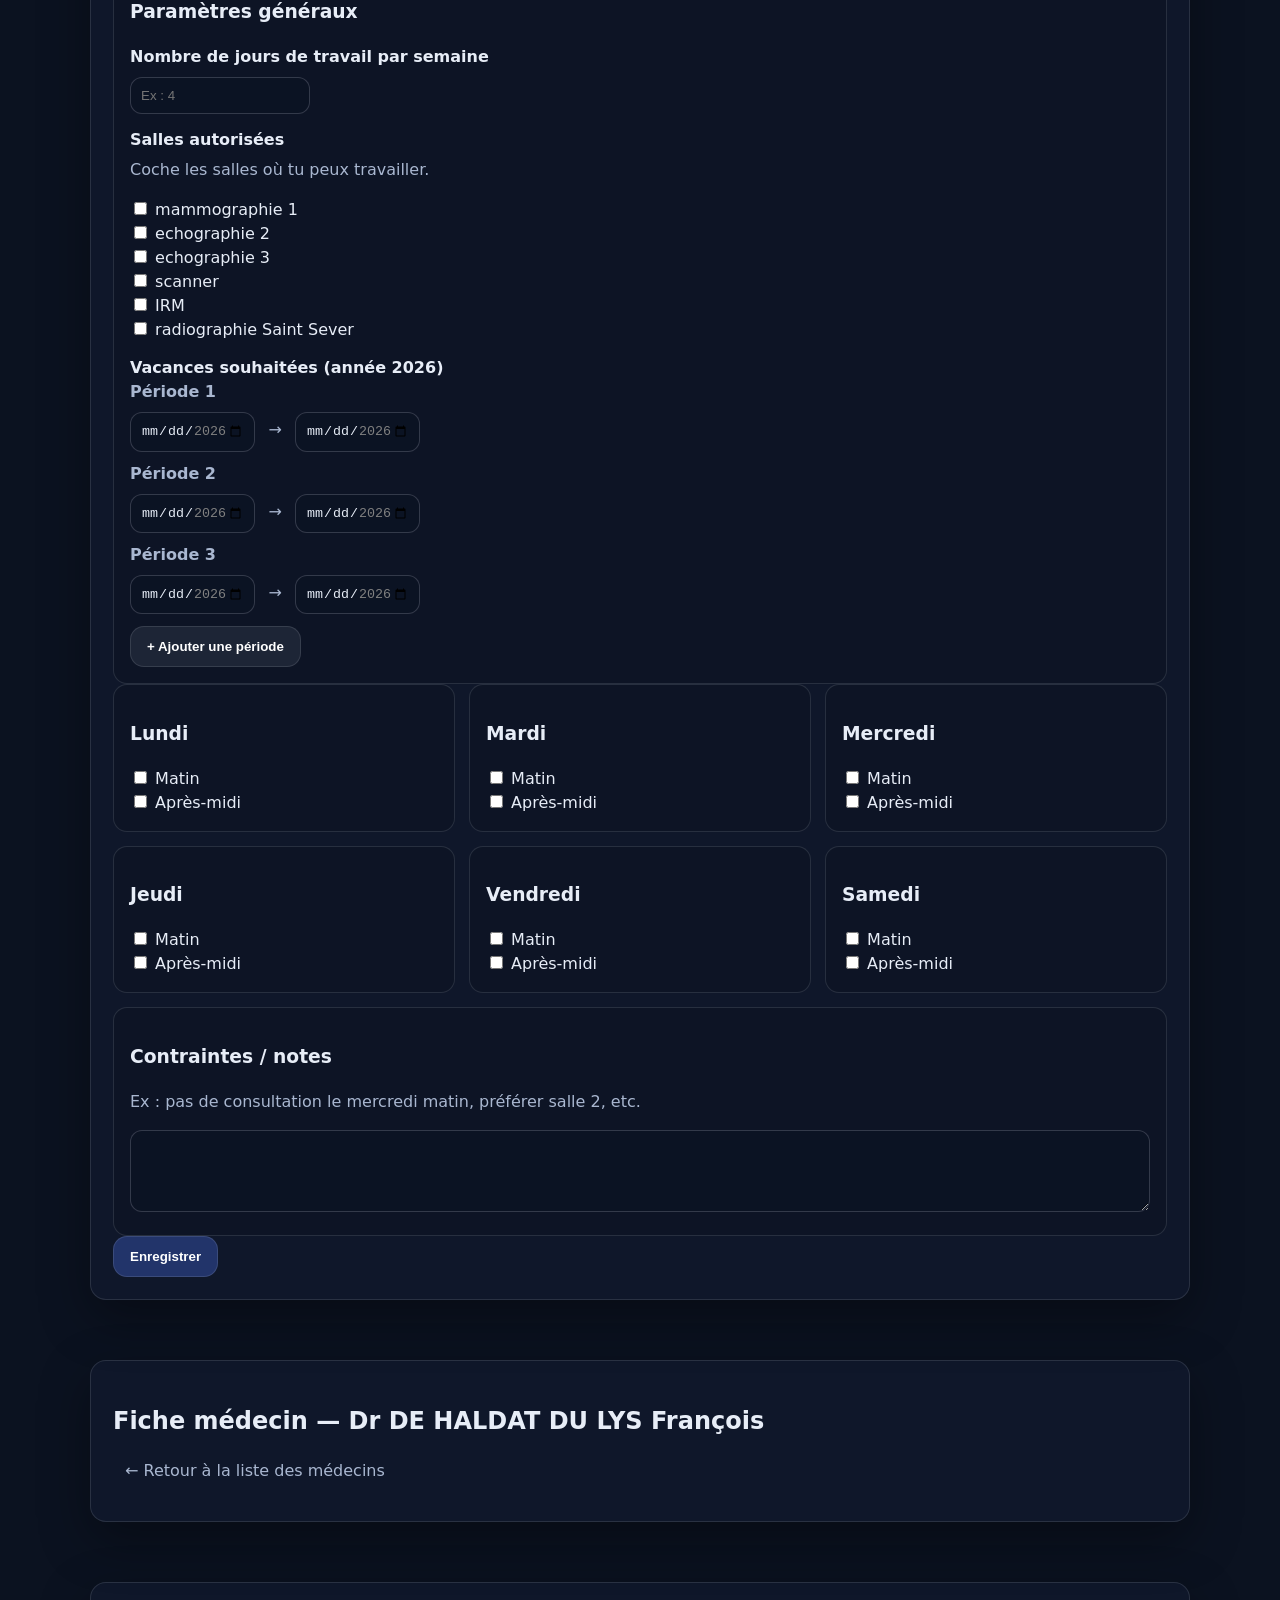
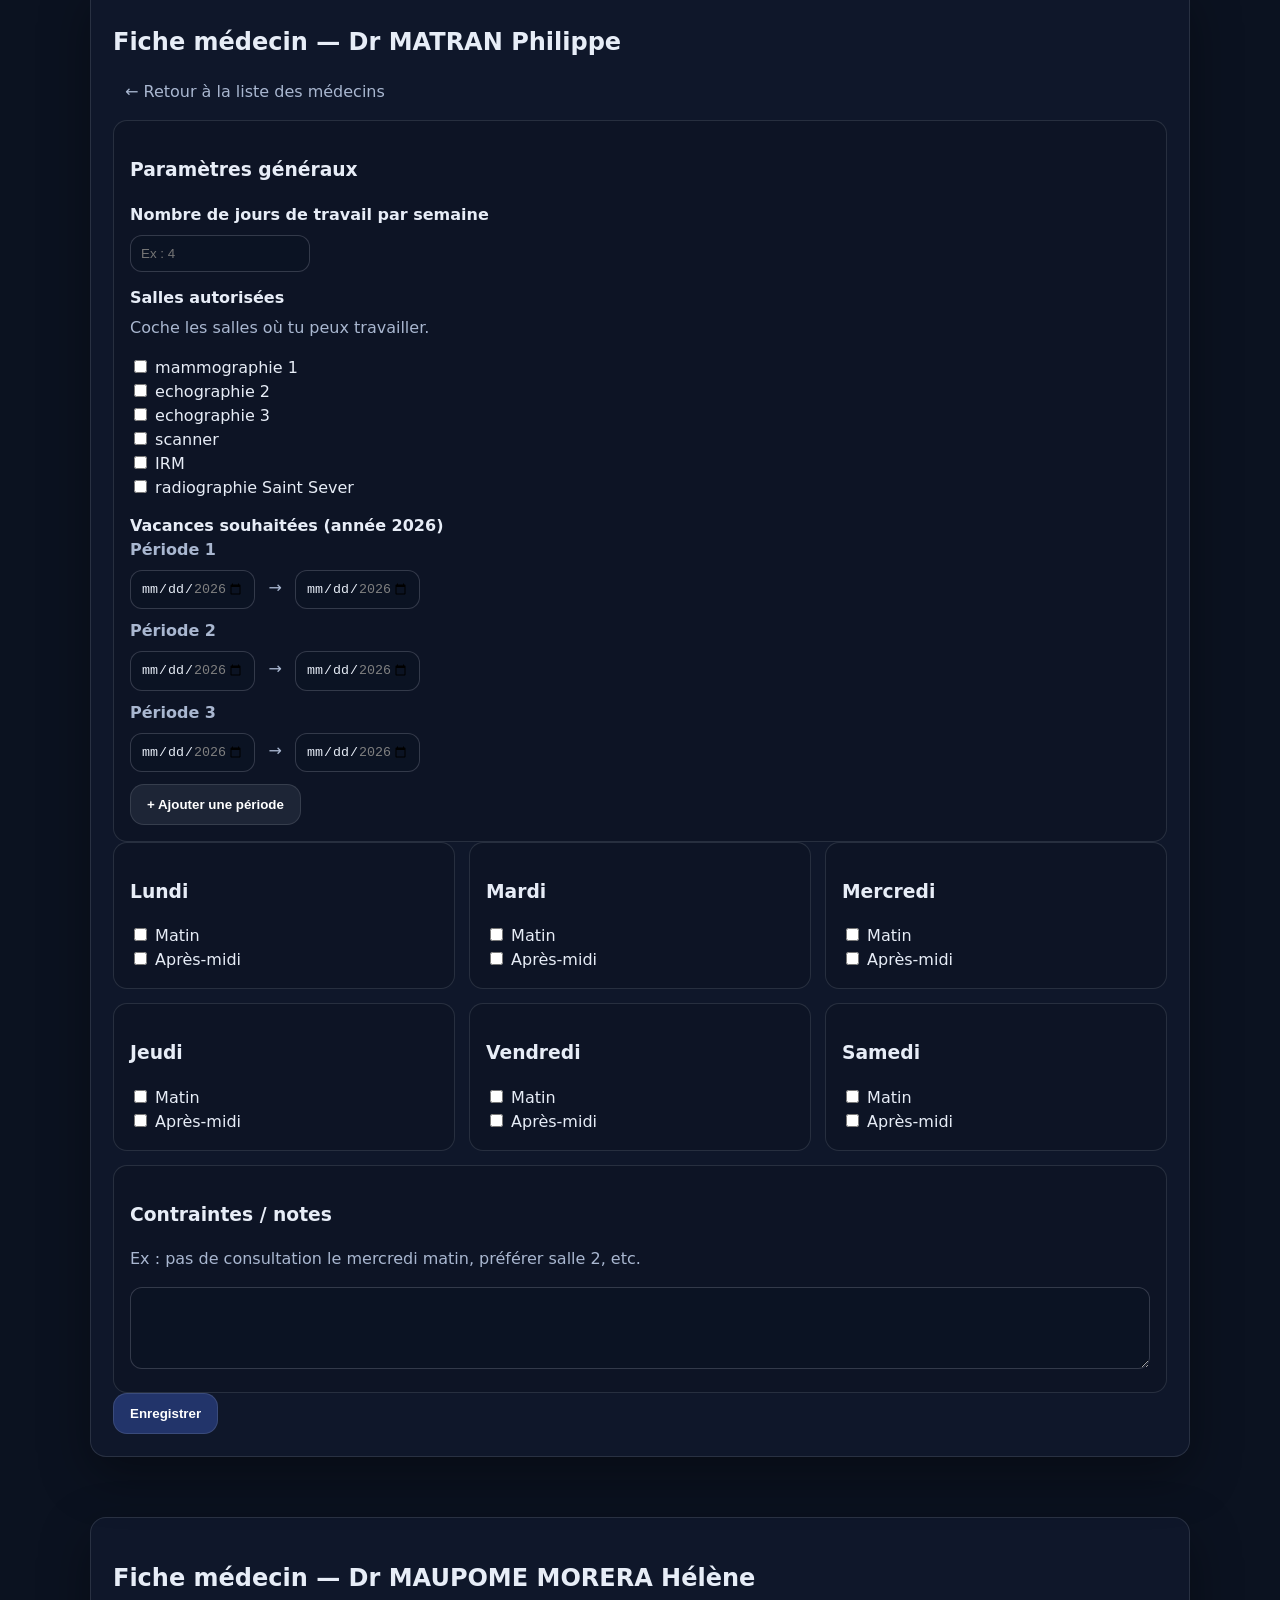
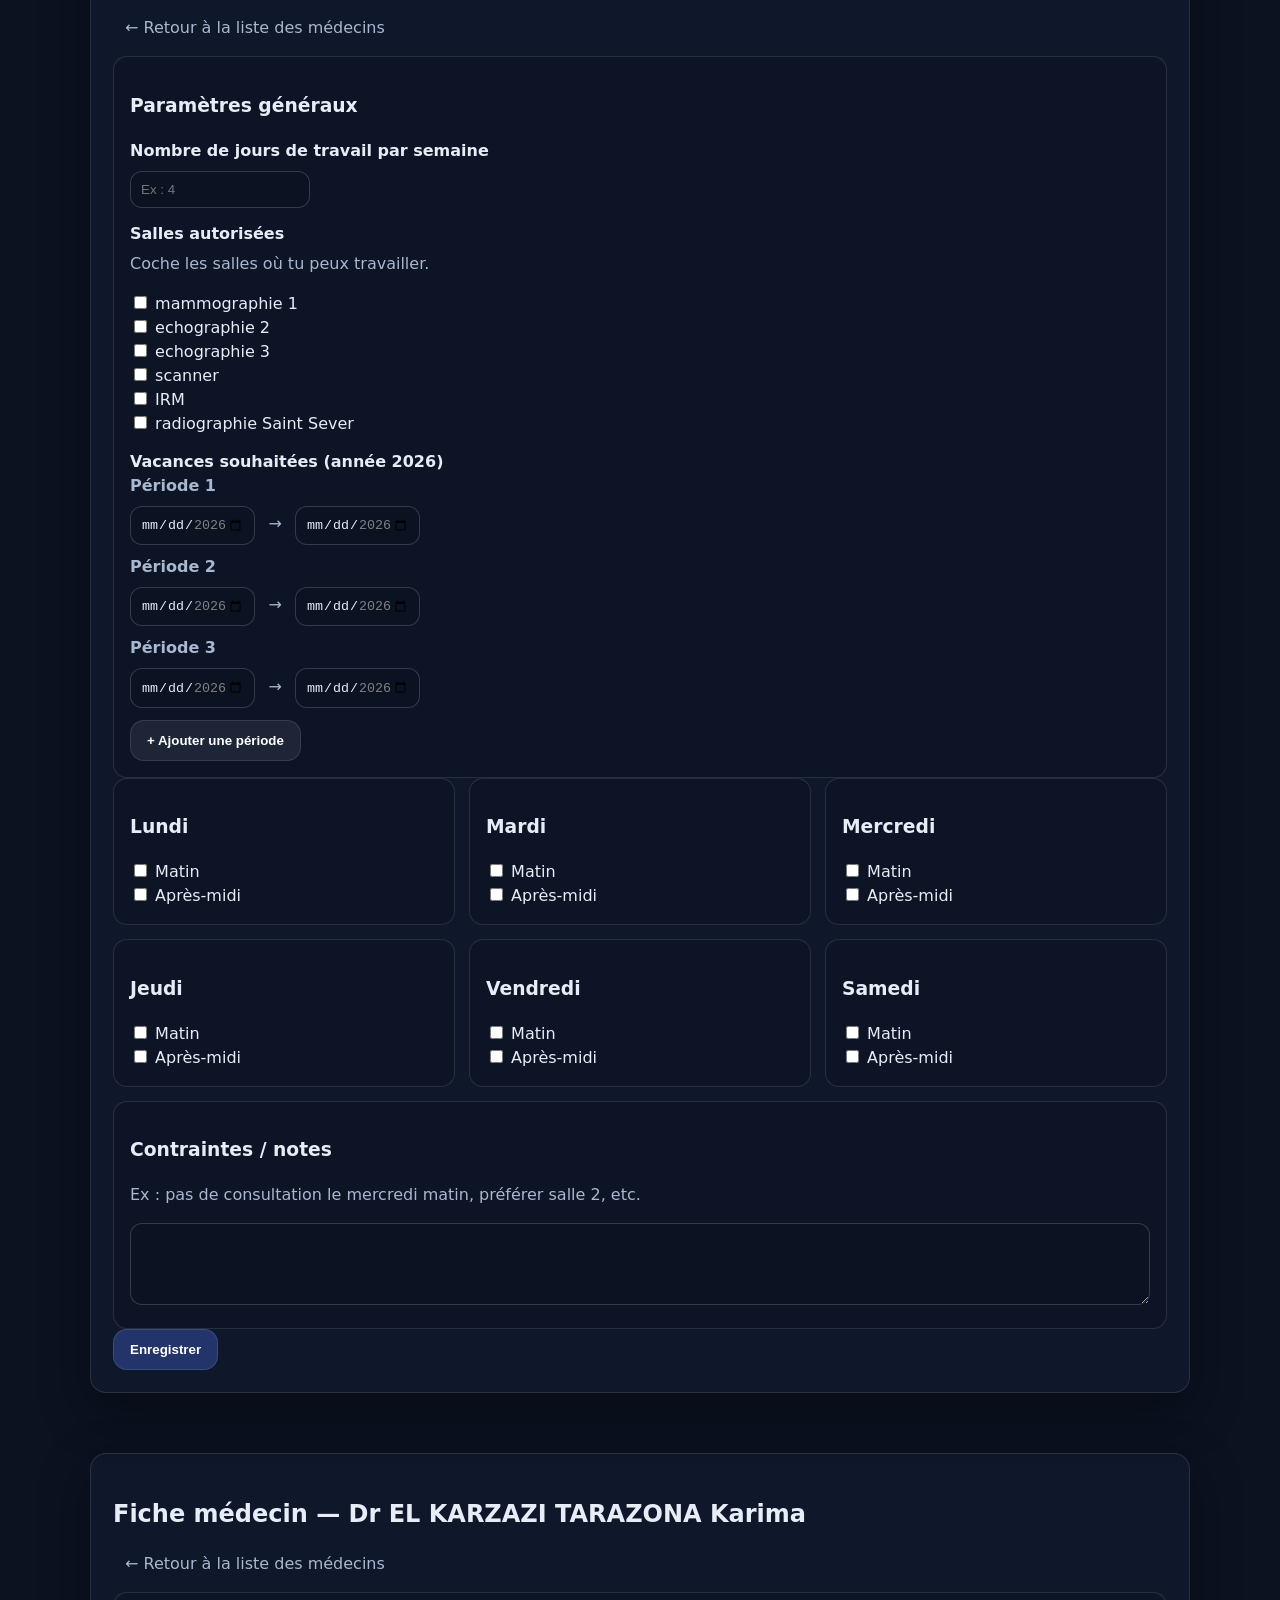
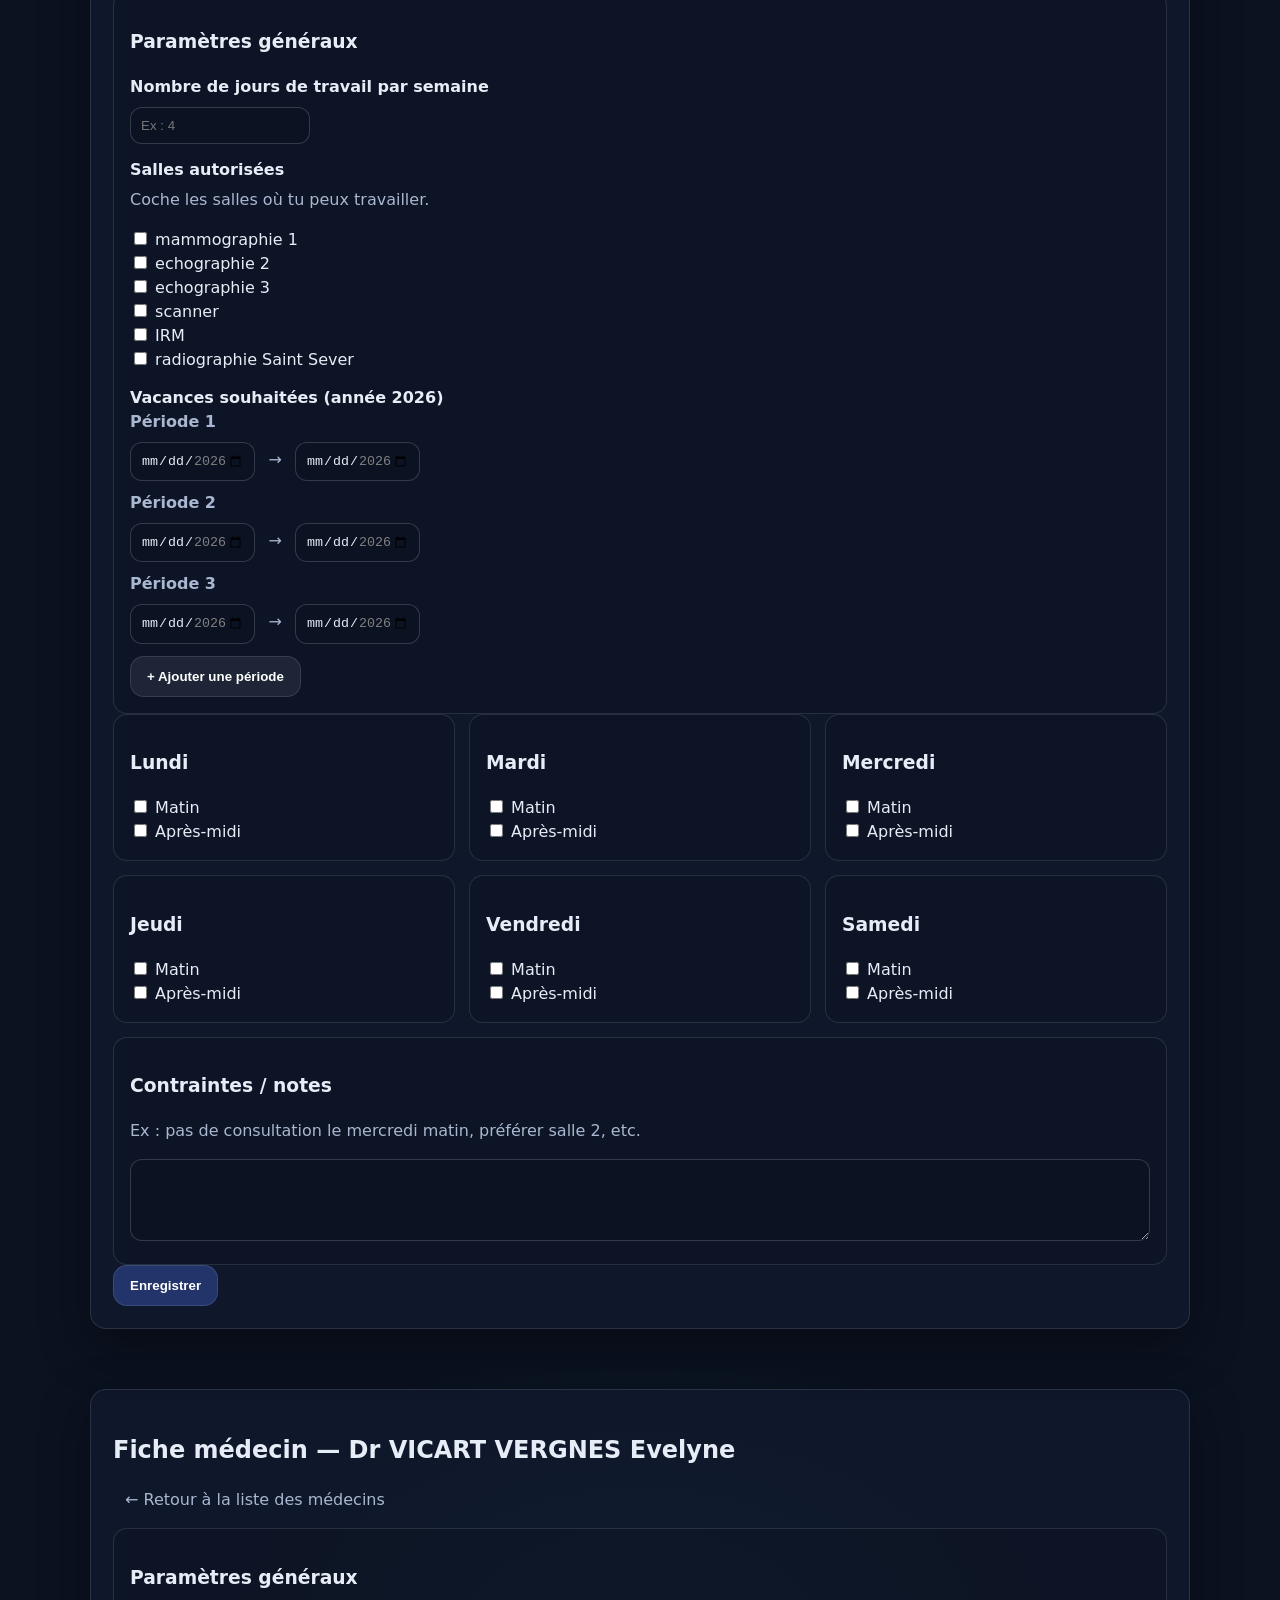
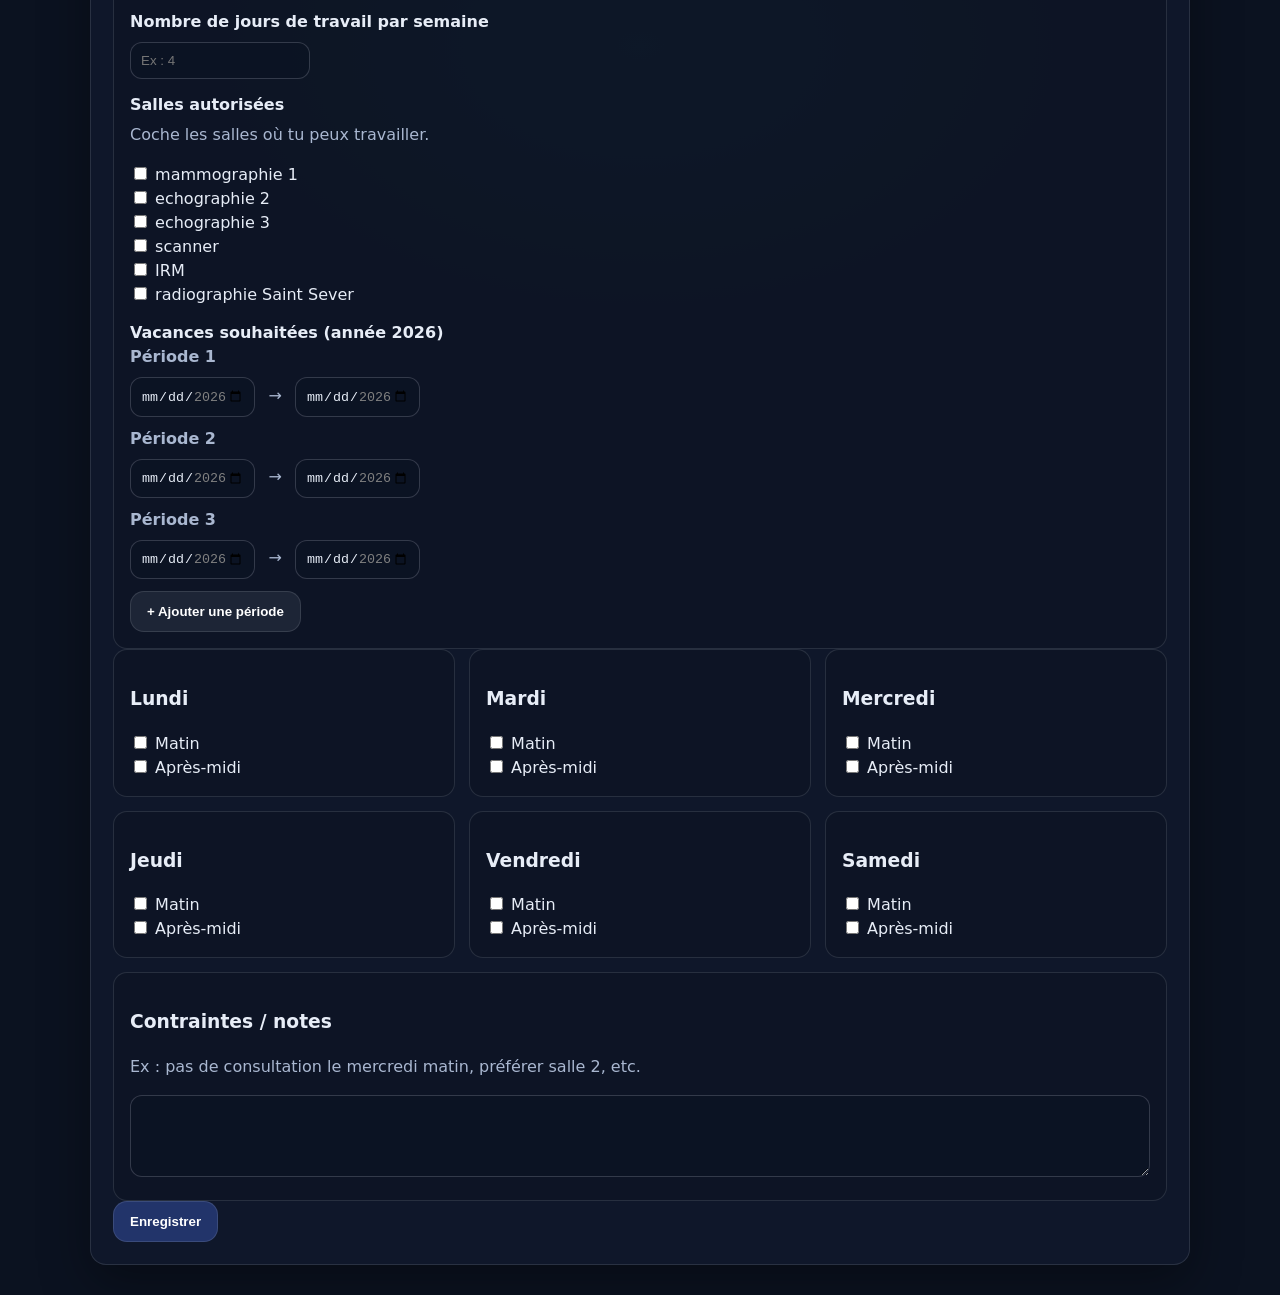
<file: app_PE/planning.html>
<!DOCTYPE html>
<html lang="fr">
<head>
  <meta charset="UTF-8" />
  <meta name="viewport" content="width=device-width, initial-scale=1.0" />
  <title>Gérer le planning</title>
  <link rel="stylesheet" href="style.css" />
</head>
<body>

<header>
  <div class="container">
    <div class="nav">
      <a class="brand" href="index.html">
        <span class="logo"></span>
        <span>Nursa</span>
      </a>

      <nav>
        <ul>
          <li><a class="navlink" href="index.html">Accueil</a></li>
          <li><a class="navlink" href="#doctors">Médecins</a></li>
          <li><a class="navlink primary" href="planning.html">Planning</a></li>
        </ul>
      </nav>
    </div>
  </div>
</header>

<main>
  <section class="hero">
    <div class="container">
      <div class="card section-card">
        <h1>Contraintes des médecins</h1>
        <p class="subtitle">
            Pour chaque médecin, il est nécessaire de renseigner les contraintes associées : nombre de jours de travail, périodes de vacances, salles autorisées, ainsi que les autres disponibilités et préférences éventuelles.
        </p>
      </div>
    </div>
  </section>

  <section id="doctors">
    <div class="container">
      <div class="card section-card">
        <h2>Médecins</h2>
        <p class="subtitle">Nombre de médecins : <b>8</b></p>

        <div class="grid-3">
            <a class="mini" href="#doc-1" aria-label="Ouvrir la fiche du Dr CAMPIAN Nicoleta">
                <h3>Dr CAMPIAN Nicoleta</h3>
                <p>Renseigner contraintes & disponibilités</p>
              </a>
              
              <a class="mini" href="#doc-2" aria-label="Ouvrir la fiche du Dr CAMPISTRON Philippe">
                <h3>Dr CAMPISTRON Philippe</h3>
                <p>Renseigner contraintes & disponibilités</p>
              </a>
              
              <a class="mini" href="#doc-3" aria-label="Ouvrir la fiche du Dr CHEMIN Luc">
                <h3>Dr CHEMIN Luc</h3>
                <p>Renseigner contraintes & disponibilités</p>
              </a>
              
              <a class="mini" href="#doc-4" aria-label="Ouvrir la fiche du Dr DE HALDAT DU LYS François">
                <h3>Dr DE HALDAT DU LYS François</h3>
                <p>Renseigner contraintes & disponibilités</p>
              </a>
              
              <a class="mini" href="#doc-5" aria-label="Ouvrir la fiche du Dr MATRAN Philippe">
                <h3>Dr MATRAN Philippe</h3>
                <p>Renseigner contraintes & disponibilités</p>
              </a>
              
              <a class="mini" href="#doc-6" aria-label="Ouvrir la fiche du Dr MAUPOME MORERA Hélène">
                <h3>Dr MAUPOME MORERA Hélène</h3>
                <p>Renseigner contraintes & disponibilités</p>
              </a>
              
              <a class="mini" href="#doc-7" aria-label="Ouvrir la fiche du Dr EL KARZAZI TARAZONA Karima">
                <h3>Dr EL KARZAZI TARAZONA Karima</h3>
                <p>Renseigner contraintes & disponibilités</p>
              </a>
              
              <a class="mini" href="#doc-8" aria-label="Ouvrir la fiche du Dr VICART VERGNES Evelyne">
                <h3>Dr VICART VERGNES Evelyne</h3>
                <p>Renseigner contraintes & disponibilités</p>
              </a>
        </div>

        
      </div>
    </div>
  </section>

  

  <section id="doc-1" data-doctor="Dr CAMPIAN Nicoleta">
    <div class="container">
      <div class="card section-card">
        <h2>Fiche médecin — Dr CAMPIAN Nicoleta</h2>
        <p class="subtitle"><a class="navlink" href="#doctors">← Retour à la liste des médecins</a></p>
  
        <h3 style="margin-top:18px;">Disponibilités </h3>
        <p class="subtitle">Coche les demi-journées disponibles.</p>
  
        <form class="doctor-form" autocomplete="off">
          <div class="mini">
            <h3>Paramètres généraux</h3>
    
  
            <label style="display:block; margin-top:10px;">
              <b>Nombre de jours de travail par semaine</b><br />
              <input
                type="number"
                min="0"
                max="7"
                step="1"
                placeholder="Ex : 4"
                style="margin-top:8px; width:180px; padding:10px; border-radius:12px; border:1px solid rgba(231,237,247,.18); background: rgba(11,18,32,.25); color: inherit;"
              />
            </label>
  
            <div style="margin-top:14px;">
              <b>Salles autorisées</b>
              <p class="subtitle" style="margin-top:6px;">Coche les salles où tu peux travailler.</p>
              <label><input type="checkbox" /> mammographie 1</label><br />
              <label><input type="checkbox" /> echographie 2</label><br />
              <label><input type="checkbox" /> echographie 3</label><br />
              <label><input type="checkbox" /> scanner</label><br />
              <label><input type="checkbox" /> IRM</label><br />
              <label><input type="checkbox" /> radiographie Saint Sever</label>
            </div>
  
            <div style="margin-top:14px;">
              <b>Vacances souhaitées (année 2026)</b>
              
  
              <div class="vacations-grid" style="display:grid; gap:10px;">
                <div>
                  <span class="subtitle"><b>Période 1</b></span><br />
                  <input type="date" min="2026-01-01" max="2026-12-31" style="margin-top:8px; padding:10px; border-radius:12px; border:1px solid rgba(231,237,247,.18); background: rgba(11,18,32,.25); color: inherit;" />
                  <span class="subtitle" style="margin:0 8px;">→</span>
                  <input type="date" min="2026-01-01" max="2026-12-31" style="margin-top:8px; padding:10px; border-radius:12px; border:1px solid rgba(231,237,247,.18); background: rgba(11,18,32,.25); color: inherit;" />
                </div>
  
                <div>
                  <span class="subtitle"><b>Période 2</b></span><br />
                  <input type="date" min="2026-01-01" max="2026-12-31" style="margin-top:8px; padding:10px; border-radius:12px; border:1px solid rgba(231,237,247,.18); background: rgba(11,18,32,.25); color: inherit;" />
                  <span class="subtitle" style="margin:0 8px;">→</span>
                  <input type="date" min="2026-01-01" max="2026-12-31" style="margin-top:8px; padding:10px; border-radius:12px; border:1px solid rgba(231,237,247,.18); background: rgba(11,18,32,.25); color: inherit;" />
                </div>
  
                <div>
                  <span class="subtitle"><b>Période 3</b></span><br />
                  <input type="date" min="2026-01-01" max="2026-12-31" style="margin-top:8px; padding:10px; border-radius:12px; border:1px solid rgba(231,237,247,.18); background: rgba(11,18,32,.25); color: inherit;" />
                  <span class="subtitle" style="margin:0 8px;">→</span>
                  <input type="date" min="2026-01-01" max="2026-12-31" style="margin-top:8px; padding:10px; border-radius:12px; border:1px solid rgba(231,237,247,.18); background: rgba(11,18,32,.25); color: inherit;" />
                </div>
              </div>
  
              <div style="margin-top:12px; display:flex; gap:10px; flex-wrap:wrap; align-items:center;">
                <button class="btn add-period-btn" type="button">+ Ajouter une période</button>
             
              </div>
            </div>
          </div>
  
          <div class="grid-3">
            <div class="mini">
              <h3>Lundi</h3>
              <label><input type="checkbox" /> Matin</label><br />
              <label><input type="checkbox" /> Après-midi</label>
            </div>
            <div class="mini">
              <h3>Mardi</h3>
              <label><input type="checkbox" /> Matin</label><br />
              <label><input type="checkbox" /> Après-midi</label>
            </div>
            <div class="mini">
              <h3>Mercredi</h3>
              <label><input type="checkbox" /> Matin</label><br />
              <label><input type="checkbox" /> Après-midi</label>
            </div>
            <div class="mini">
              <h3>Jeudi</h3>
              <label><input type="checkbox" /> Matin</label><br />
              <label><input type="checkbox" /> Après-midi</label>
            </div>
            <div class="mini">
              <h3>Vendredi</h3>
              <label><input type="checkbox" /> Matin</label><br />
              <label><input type="checkbox" /> Après-midi</label>
            </div>
            <div class="mini">
              <h3>Samedi</h3>
              <label><input type="checkbox" /> Matin</label><br />
              <label><input type="checkbox" /> Après-midi</label>
            </div>
          </div>
  
          <div style="margin-top:14px;" class="mini">
            <h3>Contraintes / notes</h3>
            <p class="subtitle">Ex : pas de consultation le mercredi matin, préférer salle 2, etc.</p>
            <textarea rows="4" style="width:100%; padding:10px; border-radius:12px; border:1px solid rgba(231,237,247,.18); background: rgba(11,18,32,.25); color: inherit;"></textarea>
          </div>
  
          <button class="btn primary save-doctor" type="button">Enregistrer</button>
        </form>
      </div>
    </div>
  </section>
  
  <section id="doc-2" data-doctor="Dr CAMPISTRON Philippe">
    <div class="container">
      <div class="card section-card">
        <h2>Fiche médecin — Dr CAMPISTRON Philippe</h2>
        <p class="subtitle"><a class="navlink" href="#doctors">← Retour à la liste des médecins</a></p>
        <form class="doctor-form" autocomplete="off">
            <div class="mini">
              <h3>Paramètres généraux</h3>
      
    
              <label style="display:block; margin-top:10px;">
                <b>Nombre de jours de travail par semaine</b><br />
                <input
                  type="number"
                  min="0"
                  max="7"
                  step="1"
                  placeholder="Ex : 4"
                  style="margin-top:8px; width:180px; padding:10px; border-radius:12px; border:1px solid rgba(231,237,247,.18); background: rgba(11,18,32,.25); color: inherit;"
                />
              </label>
    
              <div style="margin-top:14px;">
                <b>Salles autorisées</b>
                <p class="subtitle" style="margin-top:6px;">Coche les salles où tu peux travailler.</p>
                <label><input type="checkbox" /> mammographie 1</label><br />
                <label><input type="checkbox" /> echographie 2</label><br />
                <label><input type="checkbox" /> echographie 3</label><br />
                <label><input type="checkbox" /> scanner</label><br />
                <label><input type="checkbox" /> IRM</label><br />
                <label><input type="checkbox" /> radiographie Saint Sever</label>
              </div>
    
              <div style="margin-top:14px;">
                <b>Vacances souhaitées (année 2026)</b>
                
    
                <div class="vacations-grid" style="display:grid; gap:10px;">
                  <div>
                    <span class="subtitle"><b>Période 1</b></span><br />
                    <input type="date" min="2026-01-01" max="2026-12-31" style="margin-top:8px; padding:10px; border-radius:12px; border:1px solid rgba(231,237,247,.18); background: rgba(11,18,32,.25); color: inherit;" />
                    <span class="subtitle" style="margin:0 8px;">→</span>
                    <input type="date" min="2026-01-01" max="2026-12-31" style="margin-top:8px; padding:10px; border-radius:12px; border:1px solid rgba(231,237,247,.18); background: rgba(11,18,32,.25); color: inherit;" />
                  </div>
    
                  <div>
                    <span class="subtitle"><b>Période 2</b></span><br />
                    <input type="date" min="2026-01-01" max="2026-12-31" style="margin-top:8px; padding:10px; border-radius:12px; border:1px solid rgba(231,237,247,.18); background: rgba(11,18,32,.25); color: inherit;" />
                    <span class="subtitle" style="margin:0 8px;">→</span>
                    <input type="date" min="2026-01-01" max="2026-12-31" style="margin-top:8px; padding:10px; border-radius:12px; border:1px solid rgba(231,237,247,.18); background: rgba(11,18,32,.25); color: inherit;" />
                  </div>
    
                  <div>
                    <span class="subtitle"><b>Période 3</b></span><br />
                    <input type="date" min="2026-01-01" max="2026-12-31" style="margin-top:8px; padding:10px; border-radius:12px; border:1px solid rgba(231,237,247,.18); background: rgba(11,18,32,.25); color: inherit;" />
                    <span class="subtitle" style="margin:0 8px;">→</span>
                    <input type="date" min="2026-01-01" max="2026-12-31" style="margin-top:8px; padding:10px; border-radius:12px; border:1px solid rgba(231,237,247,.18); background: rgba(11,18,32,.25); color: inherit;" />
                  </div>
                </div>
    
                <div style="margin-top:12px; display:flex; gap:10px; flex-wrap:wrap; align-items:center;">
                  <button class="btn add-period-btn" type="button">+ Ajouter une période</button>
               
                </div>
              </div>
            </div>
    
            <div class="grid-3">
              <div class="mini">
                <h3>Lundi</h3>
                <label><input type="checkbox" /> Matin</label><br />
                <label><input type="checkbox" /> Après-midi</label>
              </div>
              <div class="mini">
                <h3>Mardi</h3>
                <label><input type="checkbox" /> Matin</label><br />
                <label><input type="checkbox" /> Après-midi</label>
              </div>
              <div class="mini">
                <h3>Mercredi</h3>
                <label><input type="checkbox" /> Matin</label><br />
                <label><input type="checkbox" /> Après-midi</label>
              </div>
              <div class="mini">
                <h3>Jeudi</h3>
                <label><input type="checkbox" /> Matin</label><br />
                <label><input type="checkbox" /> Après-midi</label>
              </div>
              <div class="mini">
                <h3>Vendredi</h3>
                <label><input type="checkbox" /> Matin</label><br />
                <label><input type="checkbox" /> Après-midi</label>
              </div>
              <div class="mini">
                <h3>Samedi</h3>
                <label><input type="checkbox" /> Matin</label><br />
                <label><input type="checkbox" /> Après-midi</label>
              </div>
            </div>
    
            <div style="margin-top:14px;" class="mini">
              <h3>Contraintes / notes</h3>
              <p class="subtitle">Ex : pas de consultation le mercredi matin, préférer salle 2, etc.</p>
              <textarea rows="4" style="width:100%; padding:10px; border-radius:12px; border:1px solid rgba(231,237,247,.18); background: rgba(11,18,32,.25); color: inherit;"></textarea>
            </div>
    
            <button class="btn primary save-doctor" type="button">Enregistrer</button>
          </form>
      </div>
    </div>
  </section>
  
  <section id="doc-3" data-doctor="Dr CHEMIN Luc">
    <div class="container">
      <div class="card section-card">
        <h2>Fiche médecin — Dr CHEMIN Luc</h2>
        <p class="subtitle"><a class="navlink" href="#doctors">← Retour à la liste des médecins</a></p>
        <form class="doctor-form" autocomplete="off">
            <div class="mini">
              <h3>Paramètres généraux</h3>
      
    
              <label style="display:block; margin-top:10px;">
                <b>Nombre de jours de travail par semaine</b><br />
                <input
                  type="number"
                  min="0"
                  max="7"
                  step="1"
                  placeholder="Ex : 4"
                  style="margin-top:8px; width:180px; padding:10px; border-radius:12px; border:1px solid rgba(231,237,247,.18); background: rgba(11,18,32,.25); color: inherit;"
                />
              </label>
    
              <div style="margin-top:14px;">
                <b>Salles autorisées</b>
                <p class="subtitle" style="margin-top:6px;">Coche les salles où tu peux travailler.</p>
                <label><input type="checkbox" /> mammographie 1</label><br />
                <label><input type="checkbox" /> echographie 2</label><br />
                <label><input type="checkbox" /> echographie 3</label><br />
                <label><input type="checkbox" /> scanner</label><br />
                <label><input type="checkbox" /> IRM</label><br />
                <label><input type="checkbox" /> radiographie Saint Sever</label>
              </div>
    
              <div style="margin-top:14px;">
                <b>Vacances souhaitées (année 2026)</b>
                
    
                <div class="vacations-grid" style="display:grid; gap:10px;">
                  <div>
                    <span class="subtitle"><b>Période 1</b></span><br />
                    <input type="date" min="2026-01-01" max="2026-12-31" style="margin-top:8px; padding:10px; border-radius:12px; border:1px solid rgba(231,237,247,.18); background: rgba(11,18,32,.25); color: inherit;" />
                    <span class="subtitle" style="margin:0 8px;">→</span>
                    <input type="date" min="2026-01-01" max="2026-12-31" style="margin-top:8px; padding:10px; border-radius:12px; border:1px solid rgba(231,237,247,.18); background: rgba(11,18,32,.25); color: inherit;" />
                  </div>
    
                  <div>
                    <span class="subtitle"><b>Période 2</b></span><br />
                    <input type="date" min="2026-01-01" max="2026-12-31" style="margin-top:8px; padding:10px; border-radius:12px; border:1px solid rgba(231,237,247,.18); background: rgba(11,18,32,.25); color: inherit;" />
                    <span class="subtitle" style="margin:0 8px;">→</span>
                    <input type="date" min="2026-01-01" max="2026-12-31" style="margin-top:8px; padding:10px; border-radius:12px; border:1px solid rgba(231,237,247,.18); background: rgba(11,18,32,.25); color: inherit;" />
                  </div>
    
                  <div>
                    <span class="subtitle"><b>Période 3</b></span><br />
                    <input type="date" min="2026-01-01" max="2026-12-31" style="margin-top:8px; padding:10px; border-radius:12px; border:1px solid rgba(231,237,247,.18); background: rgba(11,18,32,.25); color: inherit;" />
                    <span class="subtitle" style="margin:0 8px;">→</span>
                    <input type="date" min="2026-01-01" max="2026-12-31" style="margin-top:8px; padding:10px; border-radius:12px; border:1px solid rgba(231,237,247,.18); background: rgba(11,18,32,.25); color: inherit;" />
                  </div>
                </div>
    
                <div style="margin-top:12px; display:flex; gap:10px; flex-wrap:wrap; align-items:center;">
                  <button class="btn add-period-btn" type="button">+ Ajouter une période</button>
               
                </div>
              </div>
            </div>
    
            <div class="grid-3">
              <div class="mini">
                <h3>Lundi</h3>
                <label><input type="checkbox" /> Matin</label><br />
                <label><input type="checkbox" /> Après-midi</label>
              </div>
              <div class="mini">
                <h3>Mardi</h3>
                <label><input type="checkbox" /> Matin</label><br />
                <label><input type="checkbox" /> Après-midi</label>
              </div>
              <div class="mini">
                <h3>Mercredi</h3>
                <label><input type="checkbox" /> Matin</label><br />
                <label><input type="checkbox" /> Après-midi</label>
              </div>
              <div class="mini">
                <h3>Jeudi</h3>
                <label><input type="checkbox" /> Matin</label><br />
                <label><input type="checkbox" /> Après-midi</label>
              </div>
              <div class="mini">
                <h3>Vendredi</h3>
                <label><input type="checkbox" /> Matin</label><br />
                <label><input type="checkbox" /> Après-midi</label>
              </div>
              <div class="mini">
                <h3>Samedi</h3>
                <label><input type="checkbox" /> Matin</label><br />
                <label><input type="checkbox" /> Après-midi</label>
              </div>
            </div>
    
            <div style="margin-top:14px;" class="mini">
              <h3>Contraintes / notes</h3>
              <p class="subtitle">Ex : pas de consultation le mercredi matin, préférer salle 2, etc.</p>
              <textarea rows="4" style="width:100%; padding:10px; border-radius:12px; border:1px solid rgba(231,237,247,.18); background: rgba(11,18,32,.25); color: inherit;"></textarea>
            </div>
    
            <button class="btn primary save-doctor" type="button">Enregistrer</button>
          </form>
      </div>
    </div>
  </section>
  
  <section id="doc-4" data-doctor="Dr DE HALDAT DU LYS François">
    <div class="container">
      <div class="card section-card">
        <h2>Fiche médecin — Dr DE HALDAT DU LYS François</h2>
        <p class="subtitle"><a class="navlink" href="#doctors">← Retour à la liste des médecins</a></p>
        <!-- Duplique le même <form> que doc-1 -->
      </div>
    </div>
  </section>
  
  <section id="doc-5" data-doctor="Dr MATRAN Philippe">
    <div class="container">
      <div class="card section-card">
        <h2>Fiche médecin — Dr MATRAN Philippe</h2>
        <p class="subtitle"><a class="navlink" href="#doctors">← Retour à la liste des médecins</a></p>
        <form class="doctor-form" autocomplete="off">
            <div class="mini">
              <h3>Paramètres généraux</h3>
      
    
              <label style="display:block; margin-top:10px;">
                <b>Nombre de jours de travail par semaine</b><br />
                <input
                  type="number"
                  min="0"
                  max="7"
                  step="1"
                  placeholder="Ex : 4"
                  style="margin-top:8px; width:180px; padding:10px; border-radius:12px; border:1px solid rgba(231,237,247,.18); background: rgba(11,18,32,.25); color: inherit;"
                />
              </label>
    
              <div style="margin-top:14px;">
                <b>Salles autorisées</b>
                <p class="subtitle" style="margin-top:6px;">Coche les salles où tu peux travailler.</p>
                <label><input type="checkbox" /> mammographie 1</label><br />
                <label><input type="checkbox" /> echographie 2</label><br />
                <label><input type="checkbox" /> echographie 3</label><br />
                <label><input type="checkbox" /> scanner</label><br />
                <label><input type="checkbox" /> IRM</label><br />
                <label><input type="checkbox" /> radiographie Saint Sever</label>
              </div>
    
              <div style="margin-top:14px;">
                <b>Vacances souhaitées (année 2026)</b>
                
    
                <div class="vacations-grid" style="display:grid; gap:10px;">
                  <div>
                    <span class="subtitle"><b>Période 1</b></span><br />
                    <input type="date" min="2026-01-01" max="2026-12-31" style="margin-top:8px; padding:10px; border-radius:12px; border:1px solid rgba(231,237,247,.18); background: rgba(11,18,32,.25); color: inherit;" />
                    <span class="subtitle" style="margin:0 8px;">→</span>
                    <input type="date" min="2026-01-01" max="2026-12-31" style="margin-top:8px; padding:10px; border-radius:12px; border:1px solid rgba(231,237,247,.18); background: rgba(11,18,32,.25); color: inherit;" />
                  </div>
    
                  <div>
                    <span class="subtitle"><b>Période 2</b></span><br />
                    <input type="date" min="2026-01-01" max="2026-12-31" style="margin-top:8px; padding:10px; border-radius:12px; border:1px solid rgba(231,237,247,.18); background: rgba(11,18,32,.25); color: inherit;" />
                    <span class="subtitle" style="margin:0 8px;">→</span>
                    <input type="date" min="2026-01-01" max="2026-12-31" style="margin-top:8px; padding:10px; border-radius:12px; border:1px solid rgba(231,237,247,.18); background: rgba(11,18,32,.25); color: inherit;" />
                  </div>
    
                  <div>
                    <span class="subtitle"><b>Période 3</b></span><br />
                    <input type="date" min="2026-01-01" max="2026-12-31" style="margin-top:8px; padding:10px; border-radius:12px; border:1px solid rgba(231,237,247,.18); background: rgba(11,18,32,.25); color: inherit;" />
                    <span class="subtitle" style="margin:0 8px;">→</span>
                    <input type="date" min="2026-01-01" max="2026-12-31" style="margin-top:8px; padding:10px; border-radius:12px; border:1px solid rgba(231,237,247,.18); background: rgba(11,18,32,.25); color: inherit;" />
                  </div>
                </div>
    
                <div style="margin-top:12px; display:flex; gap:10px; flex-wrap:wrap; align-items:center;">
                  <button class="btn add-period-btn" type="button">+ Ajouter une période</button>
               
                </div>
              </div>
            </div>
    
            <div class="grid-3">
              <div class="mini">
                <h3>Lundi</h3>
                <label><input type="checkbox" /> Matin</label><br />
                <label><input type="checkbox" /> Après-midi</label>
              </div>
              <div class="mini">
                <h3>Mardi</h3>
                <label><input type="checkbox" /> Matin</label><br />
                <label><input type="checkbox" /> Après-midi</label>
              </div>
              <div class="mini">
                <h3>Mercredi</h3>
                <label><input type="checkbox" /> Matin</label><br />
                <label><input type="checkbox" /> Après-midi</label>
              </div>
              <div class="mini">
                <h3>Jeudi</h3>
                <label><input type="checkbox" /> Matin</label><br />
                <label><input type="checkbox" /> Après-midi</label>
              </div>
              <div class="mini">
                <h3>Vendredi</h3>
                <label><input type="checkbox" /> Matin</label><br />
                <label><input type="checkbox" /> Après-midi</label>
              </div>
              <div class="mini">
                <h3>Samedi</h3>
                <label><input type="checkbox" /> Matin</label><br />
                <label><input type="checkbox" /> Après-midi</label>
              </div>
            </div>
    
            <div style="margin-top:14px;" class="mini">
              <h3>Contraintes / notes</h3>
              <p class="subtitle">Ex : pas de consultation le mercredi matin, préférer salle 2, etc.</p>
              <textarea rows="4" style="width:100%; padding:10px; border-radius:12px; border:1px solid rgba(231,237,247,.18); background: rgba(11,18,32,.25); color: inherit;"></textarea>
            </div>
    
            <button class="btn primary save-doctor" type="button">Enregistrer</button>
          </form>
      </div>
    </div>
  </section>
  
  <section id="doc-6" data-doctor="Dr MAUPOME MORERA Hélène">
    <div class="container">
      <div class="card section-card">
        <h2>Fiche médecin — Dr MAUPOME MORERA Hélène</h2>
        <p class="subtitle"><a class="navlink" href="#doctors">← Retour à la liste des médecins</a></p>
        <form class="doctor-form" autocomplete="off">
            <div class="mini">
              <h3>Paramètres généraux</h3>
      
    
              <label style="display:block; margin-top:10px;">
                <b>Nombre de jours de travail par semaine</b><br />
                <input
                  type="number"
                  min="0"
                  max="7"
                  step="1"
                  placeholder="Ex : 4"
                  style="margin-top:8px; width:180px; padding:10px; border-radius:12px; border:1px solid rgba(231,237,247,.18); background: rgba(11,18,32,.25); color: inherit;"
                />
              </label>
    
              <div style="margin-top:14px;">
                <b>Salles autorisées</b>
                <p class="subtitle" style="margin-top:6px;">Coche les salles où tu peux travailler.</p>
                <label><input type="checkbox" /> mammographie 1</label><br />
                <label><input type="checkbox" /> echographie 2</label><br />
                <label><input type="checkbox" /> echographie 3</label><br />
                <label><input type="checkbox" /> scanner</label><br />
                <label><input type="checkbox" /> IRM</label><br />
                <label><input type="checkbox" /> radiographie Saint Sever</label>
              </div>
    
              <div style="margin-top:14px;">
                <b>Vacances souhaitées (année 2026)</b>
                
    
                <div class="vacations-grid" style="display:grid; gap:10px;">
                  <div>
                    <span class="subtitle"><b>Période 1</b></span><br />
                    <input type="date" min="2026-01-01" max="2026-12-31" style="margin-top:8px; padding:10px; border-radius:12px; border:1px solid rgba(231,237,247,.18); background: rgba(11,18,32,.25); color: inherit;" />
                    <span class="subtitle" style="margin:0 8px;">→</span>
                    <input type="date" min="2026-01-01" max="2026-12-31" style="margin-top:8px; padding:10px; border-radius:12px; border:1px solid rgba(231,237,247,.18); background: rgba(11,18,32,.25); color: inherit;" />
                  </div>
    
                  <div>
                    <span class="subtitle"><b>Période 2</b></span><br />
                    <input type="date" min="2026-01-01" max="2026-12-31" style="margin-top:8px; padding:10px; border-radius:12px; border:1px solid rgba(231,237,247,.18); background: rgba(11,18,32,.25); color: inherit;" />
                    <span class="subtitle" style="margin:0 8px;">→</span>
                    <input type="date" min="2026-01-01" max="2026-12-31" style="margin-top:8px; padding:10px; border-radius:12px; border:1px solid rgba(231,237,247,.18); background: rgba(11,18,32,.25); color: inherit;" />
                  </div>
    
                  <div>
                    <span class="subtitle"><b>Période 3</b></span><br />
                    <input type="date" min="2026-01-01" max="2026-12-31" style="margin-top:8px; padding:10px; border-radius:12px; border:1px solid rgba(231,237,247,.18); background: rgba(11,18,32,.25); color: inherit;" />
                    <span class="subtitle" style="margin:0 8px;">→</span>
                    <input type="date" min="2026-01-01" max="2026-12-31" style="margin-top:8px; padding:10px; border-radius:12px; border:1px solid rgba(231,237,247,.18); background: rgba(11,18,32,.25); color: inherit;" />
                  </div>
                </div>
    
                <div style="margin-top:12px; display:flex; gap:10px; flex-wrap:wrap; align-items:center;">
                  <button class="btn add-period-btn" type="button">+ Ajouter une période</button>
               
                </div>
              </div>
            </div>
    
            <div class="grid-3">
              <div class="mini">
                <h3>Lundi</h3>
                <label><input type="checkbox" /> Matin</label><br />
                <label><input type="checkbox" /> Après-midi</label>
              </div>
              <div class="mini">
                <h3>Mardi</h3>
                <label><input type="checkbox" /> Matin</label><br />
                <label><input type="checkbox" /> Après-midi</label>
              </div>
              <div class="mini">
                <h3>Mercredi</h3>
                <label><input type="checkbox" /> Matin</label><br />
                <label><input type="checkbox" /> Après-midi</label>
              </div>
              <div class="mini">
                <h3>Jeudi</h3>
                <label><input type="checkbox" /> Matin</label><br />
                <label><input type="checkbox" /> Après-midi</label>
              </div>
              <div class="mini">
                <h3>Vendredi</h3>
                <label><input type="checkbox" /> Matin</label><br />
                <label><input type="checkbox" /> Après-midi</label>
              </div>
              <div class="mini">
                <h3>Samedi</h3>
                <label><input type="checkbox" /> Matin</label><br />
                <label><input type="checkbox" /> Après-midi</label>
              </div>
            </div>
    
            <div style="margin-top:14px;" class="mini">
              <h3>Contraintes / notes</h3>
              <p class="subtitle">Ex : pas de consultation le mercredi matin, préférer salle 2, etc.</p>
              <textarea rows="4" style="width:100%; padding:10px; border-radius:12px; border:1px solid rgba(231,237,247,.18); background: rgba(11,18,32,.25); color: inherit;"></textarea>
            </div>
    
            <button class="btn primary save-doctor" type="button">Enregistrer</button>
          </form>
      </div>
    </div>
  </section>
  
  <section id="doc-7" data-doctor="Dr EL KARZAZI TARAZONA Karima">
    <div class="container">
      <div class="card section-card">
        <h2>Fiche médecin — Dr EL KARZAZI TARAZONA Karima</h2>
        <p class="subtitle"><a class="navlink" href="#doctors">← Retour à la liste des médecins</a></p>
        <form class="doctor-form" autocomplete="off">
            <div class="mini">
              <h3>Paramètres généraux</h3>
      
    
              <label style="display:block; margin-top:10px;">
                <b>Nombre de jours de travail par semaine</b><br />
                <input
                  type="number"
                  min="0"
                  max="7"
                  step="1"
                  placeholder="Ex : 4"
                  style="margin-top:8px; width:180px; padding:10px; border-radius:12px; border:1px solid rgba(231,237,247,.18); background: rgba(11,18,32,.25); color: inherit;"
                />
              </label>
    
              <div style="margin-top:14px;">
                <b>Salles autorisées</b>
                <p class="subtitle" style="margin-top:6px;">Coche les salles où tu peux travailler.</p>
                <label><input type="checkbox" /> mammographie 1</label><br />
                <label><input type="checkbox" /> echographie 2</label><br />
                <label><input type="checkbox" /> echographie 3</label><br />
                <label><input type="checkbox" /> scanner</label><br />
                <label><input type="checkbox" /> IRM</label><br />
                <label><input type="checkbox" /> radiographie Saint Sever</label>
              </div>
    
              <div style="margin-top:14px;">
                <b>Vacances souhaitées (année 2026)</b>
                
    
                <div class="vacations-grid" style="display:grid; gap:10px;">
                  <div>
                    <span class="subtitle"><b>Période 1</b></span><br />
                    <input type="date" min="2026-01-01" max="2026-12-31" style="margin-top:8px; padding:10px; border-radius:12px; border:1px solid rgba(231,237,247,.18); background: rgba(11,18,32,.25); color: inherit;" />
                    <span class="subtitle" style="margin:0 8px;">→</span>
                    <input type="date" min="2026-01-01" max="2026-12-31" style="margin-top:8px; padding:10px; border-radius:12px; border:1px solid rgba(231,237,247,.18); background: rgba(11,18,32,.25); color: inherit;" />
                  </div>
    
                  <div>
                    <span class="subtitle"><b>Période 2</b></span><br />
                    <input type="date" min="2026-01-01" max="2026-12-31" style="margin-top:8px; padding:10px; border-radius:12px; border:1px solid rgba(231,237,247,.18); background: rgba(11,18,32,.25); color: inherit;" />
                    <span class="subtitle" style="margin:0 8px;">→</span>
                    <input type="date" min="2026-01-01" max="2026-12-31" style="margin-top:8px; padding:10px; border-radius:12px; border:1px solid rgba(231,237,247,.18); background: rgba(11,18,32,.25); color: inherit;" />
                  </div>
    
                  <div>
                    <span class="subtitle"><b>Période 3</b></span><br />
                    <input type="date" min="2026-01-01" max="2026-12-31" style="margin-top:8px; padding:10px; border-radius:12px; border:1px solid rgba(231,237,247,.18); background: rgba(11,18,32,.25); color: inherit;" />
                    <span class="subtitle" style="margin:0 8px;">→</span>
                    <input type="date" min="2026-01-01" max="2026-12-31" style="margin-top:8px; padding:10px; border-radius:12px; border:1px solid rgba(231,237,247,.18); background: rgba(11,18,32,.25); color: inherit;" />
                  </div>
                </div>
    
                <div style="margin-top:12px; display:flex; gap:10px; flex-wrap:wrap; align-items:center;">
                  <button class="btn add-period-btn" type="button">+ Ajouter une période</button>
               
                </div>
              </div>
            </div>
    
            <div class="grid-3">
              <div class="mini">
                <h3>Lundi</h3>
                <label><input type="checkbox" /> Matin</label><br />
                <label><input type="checkbox" /> Après-midi</label>
              </div>
              <div class="mini">
                <h3>Mardi</h3>
                <label><input type="checkbox" /> Matin</label><br />
                <label><input type="checkbox" /> Après-midi</label>
              </div>
              <div class="mini">
                <h3>Mercredi</h3>
                <label><input type="checkbox" /> Matin</label><br />
                <label><input type="checkbox" /> Après-midi</label>
              </div>
              <div class="mini">
                <h3>Jeudi</h3>
                <label><input type="checkbox" /> Matin</label><br />
                <label><input type="checkbox" /> Après-midi</label>
              </div>
              <div class="mini">
                <h3>Vendredi</h3>
                <label><input type="checkbox" /> Matin</label><br />
                <label><input type="checkbox" /> Après-midi</label>
              </div>
              <div class="mini">
                <h3>Samedi</h3>
                <label><input type="checkbox" /> Matin</label><br />
                <label><input type="checkbox" /> Après-midi</label>
              </div>
            </div>
    
            <div style="margin-top:14px;" class="mini">
              <h3>Contraintes / notes</h3>
              <p class="subtitle">Ex : pas de consultation le mercredi matin, préférer salle 2, etc.</p>
              <textarea rows="4" style="width:100%; padding:10px; border-radius:12px; border:1px solid rgba(231,237,247,.18); background: rgba(11,18,32,.25); color: inherit;"></textarea>
            </div>
    
            <button class="btn primary save-doctor" type="button">Enregistrer</button>
          </form>
      </div>
    </div>
  </section>
  
  <section id="doc-8" data-doctor="Dr VICART VERGNES Evelyne">
    <div class="container">
      <div class="card section-card">
        <h2>Fiche médecin — Dr VICART VERGNES Evelyne</h2>
        <p class="subtitle"><a class="navlink" href="#doctors">← Retour à la liste des médecins</a></p>
        <form class="doctor-form" autocomplete="off">
            <div class="mini">
              <h3>Paramètres généraux</h3>
      
    
              <label style="display:block; margin-top:10px;">
                <b>Nombre de jours de travail par semaine</b><br />
                <input
                  type="number"
                  min="0"
                  max="7"
                  step="1"
                  placeholder="Ex : 4"
                  style="margin-top:8px; width:180px; padding:10px; border-radius:12px; border:1px solid rgba(231,237,247,.18); background: rgba(11,18,32,.25); color: inherit;"
                />
              </label>
    
              <div style="margin-top:14px;">
                <b>Salles autorisées</b>
                <p class="subtitle" style="margin-top:6px;">Coche les salles où tu peux travailler.</p>
                <label><input type="checkbox" /> mammographie 1</label><br />
                <label><input type="checkbox" /> echographie 2</label><br />
                <label><input type="checkbox" /> echographie 3</label><br />
                <label><input type="checkbox" /> scanner</label><br />
                <label><input type="checkbox" /> IRM</label><br />
                <label><input type="checkbox" /> radiographie Saint Sever</label>
              </div>
    
              <div style="margin-top:14px;">
                <b>Vacances souhaitées (année 2026)</b>
                
    
                <div class="vacations-grid" style="display:grid; gap:10px;">
                  <div>
                    <span class="subtitle"><b>Période 1</b></span><br />
                    <input type="date" min="2026-01-01" max="2026-12-31" style="margin-top:8px; padding:10px; border-radius:12px; border:1px solid rgba(231,237,247,.18); background: rgba(11,18,32,.25); color: inherit;" />
                    <span class="subtitle" style="margin:0 8px;">→</span>
                    <input type="date" min="2026-01-01" max="2026-12-31" style="margin-top:8px; padding:10px; border-radius:12px; border:1px solid rgba(231,237,247,.18); background: rgba(11,18,32,.25); color: inherit;" />
                  </div>
    
                  <div>
                    <span class="subtitle"><b>Période 2</b></span><br />
                    <input type="date" min="2026-01-01" max="2026-12-31" style="margin-top:8px; padding:10px; border-radius:12px; border:1px solid rgba(231,237,247,.18); background: rgba(11,18,32,.25); color: inherit;" />
                    <span class="subtitle" style="margin:0 8px;">→</span>
                    <input type="date" min="2026-01-01" max="2026-12-31" style="margin-top:8px; padding:10px; border-radius:12px; border:1px solid rgba(231,237,247,.18); background: rgba(11,18,32,.25); color: inherit;" />
                  </div>
    
                  <div>
                    <span class="subtitle"><b>Période 3</b></span><br />
                    <input type="date" min="2026-01-01" max="2026-12-31" style="margin-top:8px; padding:10px; border-radius:12px; border:1px solid rgba(231,237,247,.18); background: rgba(11,18,32,.25); color: inherit;" />
                    <span class="subtitle" style="margin:0 8px;">→</span>
                    <input type="date" min="2026-01-01" max="2026-12-31" style="margin-top:8px; padding:10px; border-radius:12px; border:1px solid rgba(231,237,247,.18); background: rgba(11,18,32,.25); color: inherit;" />
                  </div>
                </div>
    
                <div style="margin-top:12px; display:flex; gap:10px; flex-wrap:wrap; align-items:center;">
                  <button class="btn add-period-btn" type="button">+ Ajouter une période</button>
               
                </div>
              </div>
            </div>
    
            <div class="grid-3">
              <div class="mini">
                <h3>Lundi</h3>
                <label><input type="checkbox" /> Matin</label><br />
                <label><input type="checkbox" /> Après-midi</label>
              </div>
              <div class="mini">
                <h3>Mardi</h3>
                <label><input type="checkbox" /> Matin</label><br />
                <label><input type="checkbox" /> Après-midi</label>
              </div>
              <div class="mini">
                <h3>Mercredi</h3>
                <label><input type="checkbox" /> Matin</label><br />
                <label><input type="checkbox" /> Après-midi</label>
              </div>
              <div class="mini">
                <h3>Jeudi</h3>
                <label><input type="checkbox" /> Matin</label><br />
                <label><input type="checkbox" /> Après-midi</label>
              </div>
              <div class="mini">
                <h3>Vendredi</h3>
                <label><input type="checkbox" /> Matin</label><br />
                <label><input type="checkbox" /> Après-midi</label>
              </div>
              <div class="mini">
                <h3>Samedi</h3>
                <label><input type="checkbox" /> Matin</label><br />
                <label><input type="checkbox" /> Après-midi</label>
              </div>
            </div>
    
            <div style="margin-top:14px;" class="mini">
              <h3>Contraintes / notes</h3>
              <p class="subtitle">Ex : pas de consultation le mercredi matin, préférer salle 2, etc.</p>
              <textarea rows="4" style="width:100%; padding:10px; border-radius:12px; border:1px solid rgba(231,237,247,.18); background: rgba(11,18,32,.25); color: inherit;"></textarea>
            </div>
    
            <button class="btn primary save-doctor" type="button">Enregistrer</button>
          </form>
      </div>
    </div>
  </section>








  
</main>

<script>
  // Helpers for vacations blocks
  function createVacationBlock(index, startValue = "", endValue = "", withRemove = true) {
    const wrapper = document.createElement('div');
    wrapper.className = 'vacation-period';

    wrapper.innerHTML = `
      <span class="subtitle"><b>Période ${index}</b></span>
      ${withRemove ? '<button type="button" class="btn remove-period-btn" style="padding:6px 10px; border-radius:10px; margin-left:10px;">Supprimer</button>' : ''}
      <br />
      <input type="date" min="2026-01-01" max="2026-12-31" value="${startValue}" style="margin-top:8px; padding:10px; border-radius:12px; border:1px solid rgba(231,237,247,.18); background: rgba(11,18,32,.25); color: inherit;" />
      <span class="subtitle" style="margin:0 8px;">→</span>
      <input type="date" min="2026-01-01" max="2026-12-31" value="${endValue}" style="margin-top:8px; padding:10px; border-radius:12px; border:1px solid rgba(231,237,247,.18); background: rgba(11,18,32,.25); color: inherit;" />
    `;

    return wrapper;
  }

  function renumberPeriods(periodsGrid) {
    const blocks = periodsGrid.querySelectorAll(':scope > div');
    blocks.forEach((block, idx) => {
      const label = block.querySelector('span.subtitle b');
      if (label) label.textContent = `Période ${idx + 1}`;
    });
  }

  // Ajout dynamique de périodes de vacances (2026)
  document.addEventListener('click', (e) => {
    const btn = e.target.closest('.add-period-btn');
    if (!btn) return;

    // Robust: find the grid within the same doctor section/form
    const section = btn.closest('section[id^="doc-"]');
    const periodsGrid = section ? section.querySelector('.vacations-grid') : null;
    if (!periodsGrid) return;

    const existingPeriods = periodsGrid.querySelectorAll(':scope > div').length;
    const nextIndex = existingPeriods + 1;

    // Limite simple (pour éviter d'en ajouter 50 par erreur)
    if (nextIndex > 12) {
      alert('Limite atteinte : 12 périodes maximum.');
      return;
    }

    const wrapper = createVacationBlock(nextIndex, "", "", true);

    const removeBtn = wrapper.querySelector('.remove-period-btn');
    if (removeBtn) {
      removeBtn.addEventListener('click', () => {
        wrapper.remove();
        renumberPeriods(periodsGrid);
      });
    }

    periodsGrid.appendChild(wrapper);
    renumberPeriods(periodsGrid);
  });
</script>



<script>
  const STORAGE_KEY = "planning_2026_doctors_v1";

  function loadStore() {
    try {
      return JSON.parse(localStorage.getItem(STORAGE_KEY)) || {};
    } catch {
      return {};
    }
  }

  function saveStore(store) {
    localStorage.setItem(STORAGE_KEY, JSON.stringify(store));
  }

  function readVacations(sectionEl) {
    const grid = sectionEl.querySelector('.vacations-grid');
    if (!grid) return [];

    const blocks = Array.from(grid.querySelectorAll(':scope > div'));
    const vacations = [];

    blocks.forEach((block) => {
      const inputs = Array.from(block.querySelectorAll('input[type="date"]'));
      const start = inputs[0]?.value || "";
      const end = inputs[1]?.value || "";
      if (start || end) vacations.push({ start, end });
    });

    return vacations;
  }

  function writeVacations(sectionEl, vacations) {
    const grid = sectionEl.querySelector('.vacations-grid');
    if (!grid) return;

    // Ensure we have enough blocks (initially 3 exist in each form)
    while (grid.querySelectorAll(':scope > div').length < Math.max(3, vacations.length)) {
      const nextIndex = grid.querySelectorAll(':scope > div').length + 1;
      const extra = createVacationBlock(nextIndex, "", "", true);
      const removeBtn = extra.querySelector('.remove-period-btn');
      if (removeBtn) {
        removeBtn.addEventListener('click', () => {
          extra.remove();
          renumberPeriods(grid);
        });
      }
      grid.appendChild(extra);
    }

    // Fill values
    const blocks = Array.from(grid.querySelectorAll(':scope > div'));
    blocks.forEach((block, idx) => {
      const inputs = Array.from(block.querySelectorAll('input[type="date"]'));
      const v = vacations[idx];
      const start = v?.start || "";
      const end = v?.end || "";
      if (inputs[0]) inputs[0].value = start;
      if (inputs[1]) inputs[1].value = end;
    });

    renumberPeriods(grid);
  }

  function readDoctorSection(sectionEl) {
    const name = sectionEl.dataset.doctor || "Unknown";

    // max jours / semaine
    const maxInput = sectionEl.querySelector('input[type="number"]');
    const max_jours = maxInput ? parseInt(maxInput.value || "0", 10) : 0;

    // salles autorisées (checkboxes dans la zone "Salles autorisées")
    const roomLabels = [
      "mammographie 1",
      "echographie 2",
      "echographie 3",
      "scanner",
      "IRM",
      "radiographie Saint Sever",
    ];

    const roomChecks = Array.from(sectionEl.querySelectorAll('input[type="checkbox"]'))
      .filter((cb) => roomLabels.includes(cb.parentElement?.textContent?.trim() || ""));

    const salles_autorisees = roomChecks
      .filter((cb) => cb.checked)
      .map((cb) => cb.parentElement.textContent.trim());

    // jours interdits : on considère "décoché" = interdit
    const jours = ["Lundi", "Mardi", "Mercredi", "Jeudi", "Vendredi", "Samedi"];
    const jours_interdits = [];

    jours.forEach((day) => {
      const dayCard = Array.from(sectionEl.querySelectorAll(".mini"))
        .find((div) => div.querySelector("h3")?.textContent?.trim() === day);
      if (!dayCard) return;

      const checks = Array.from(dayCard.querySelectorAll('input[type="checkbox"]'));
      // ordre attendu : Matin puis Après-midi
      if (checks[0] && !checks[0].checked) jours_interdits.push([day, "M"]);
      if (checks[1] && !checks[1].checked) jours_interdits.push([day, "A"]);
    });

    // vacances : liste de périodes {start,end}
    const vacances = readVacations(sectionEl);

    // notes
    const notes = sectionEl.querySelector("textarea")?.value || "";

    return { name, max_jours, salles_autorisees, jours_interdits, vacances, notes };
  }

  function fillDoctorSection(sectionEl, data) {
    // max jours
    const maxInput = sectionEl.querySelector('input[type="number"]');
    if (maxInput) maxInput.value = data.max_jours ?? 0;

    // salles autorisées
    const roomLabels = [
      "mammographie 1",
      "echographie 2",
      "echographie 3",
      "scanner",
      "IRM",
      "radiographie Saint Sever",
    ];

    const roomChecks = Array.from(sectionEl.querySelectorAll('input[type="checkbox"]'))
      .filter((cb) => roomLabels.includes(cb.parentElement?.textContent?.trim() || ""));

    roomChecks.forEach((cb) => {
      const room = cb.parentElement.textContent.trim();
      cb.checked = (data.salles_autorisees || []).includes(room);
    });

    // disponibilités (si interdit => décoché, sinon coché)
    const forbidden = new Set((data.jours_interdits || []).map((x) => `${x[0]}_${x[1]}`));
    const jours = ["Lundi", "Mardi", "Mercredi", "Jeudi", "Vendredi", "Samedi"];

    jours.forEach((day) => {
      const dayCard = Array.from(sectionEl.querySelectorAll(".mini"))
        .find((div) => div.querySelector("h3")?.textContent?.trim() === day);
      if (!dayCard) return;

      const checks = Array.from(dayCard.querySelectorAll('input[type="checkbox"]'));
      if (checks[0]) checks[0].checked = !forbidden.has(`${day}_M`);
      if (checks[1]) checks[1].checked = !forbidden.has(`${day}_A`);
    });

    // notes
    const ta = sectionEl.querySelector("textarea");
    if (ta) ta.value = data.notes || "";

    // vacances
    writeVacations(sectionEl, data.vacances || []);
  }

  // Save (for ALL doctors)
  document.addEventListener('click', (e) => {
    const btn = e.target.closest('.save-doctor');
    if (!btn) return;

    const section = btn.closest('section[id^="doc-"]');
    if (!section) return;

    const store = loadStore();
    const data = readDoctorSection(section);
    store[data.name] = data;
    saveStore(store);

    alert(`✅ Données enregistrées pour ${data.name} !`);
  });

  // Auto-load on page load (for ALL doctors)
  document.addEventListener("DOMContentLoaded", () => {
    const store = loadStore();
    document.querySelectorAll('section[id^="doc-"][data-doctor]').forEach((section) => {
      const name = section.dataset.doctor;
      if (name && store[name]) {
        fillDoctorSection(section, store[name]);
      }
    });
  });
</script>
















</body>
</html>
</file>
<file: app_PE/style.css>
:root {
    --bg: #0b1220;
    --card: #111a2e;
    --text: #e7edf7;
    --muted: #a9b7d0;
    --border: rgba(231,237,247,.12);
    --shadow: 0 18px 50px rgba(0,0,0,.35);
    --radius: 16px;
    --max: 1100px;
  }
  
  * {
    box-sizing: border-box;
  }
  
  html {
    scroll-behavior: smooth;
  }
  
  body {
    margin: 0;
    font-family: system-ui, -apple-system, Segoe UI, Roboto, Arial, sans-serif;
    color: var(--text);
    background:
      radial-gradient(1200px 700px at 15% 10%, rgba(80,120,255,.22), transparent 60%),
      radial-gradient(900px 600px at 85% 25%, rgba(160,90,255,.18), transparent 55%),
      radial-gradient(800px 500px at 50% 90%, rgba(50,200,180,.12), transparent 60%),
      var(--bg);
    line-height: 1.5;
  }
  
  a {
    color: inherit;
    text-decoration: none;
  }
  
  /* ---------- LAYOUT ---------- */
  
  .container {
    width: min(var(--max), calc(100% - 40px));
    margin: 0 auto;
  }
  
  .card {
    background: rgba(17,26,46,.72);
    border: 1px solid var(--border);
    border-radius: var(--radius);
    box-shadow: var(--shadow);
  }
  
  /* ---------- HEADER / NAV ---------- */
  
  header {
    position: sticky;
    top: 0;
    z-index: 10;
    backdrop-filter: blur(10px);
    background: rgba(11,18,32,.65);
    border-bottom: 1px solid var(--border);
  }
  
  .nav {
    display: flex;
    align-items: center;
    justify-content: space-between;
    padding: 14px 0;
  }
  
  .brand {
    display: flex;
    align-items: center;
    gap: 10px;
    font-weight: 700;
  }
  
  .logo {
    width: 34px;
    height: 34px;
    border-radius: 12px;
    background: linear-gradient(135deg, #4f7cff, #a05aff);
  }
  
  nav ul {
    list-style: none;
    display: flex;
    gap: 10px;
    margin: 0;
    padding: 0;
  }
  
  .navlink {
    padding: 10px 12px;
    border-radius: 12px;
    color: var(--muted);
  }
  
  .navlink:hover {
    background: rgba(231,237,247,.08);
    color: var(--text);
  }
  
  .navlink.primary {
    background: rgba(80,120,255,.25);
    color: var(--text);
  }
  
  /* ---------- HERO ---------- */
  
  .hero {
    padding: 50px 0;
  }
  
  .hero-grid {
    display: grid;
    grid-template-columns: 1.2fr 0.8fr;
    gap: 22px;
  }
  
  .hero-main {
    padding: 28px;
  }
  
  h1 {
    margin-top: 0;
    font-size: 42px;
  }
  
  .subtitle {
    color: var(--muted);
  }
  
  /* ---------- BUTTONS ---------- */
  
.btn {
    display: inline-block;
    padding: 12px 16px;
    border-radius: 14px;
    border: 1px solid var(--border);
    background: rgba(231,237,247,.08);
    font-weight: 600;
    color: #ffffff;
  }
  
  .btn.primary {
    background: rgba(80,120,255,.3);
    color: #ffffff;
  }
  
  /* ---------- SECTIONS ---------- */
  
  section {
    padding: 30px 0;
  }
  
  .section-card {
    padding: 22px;
  }
  
  .grid-3 {
    display: grid;
    grid-template-columns: repeat(3, 1fr);
    gap: 14px;
  }
  
  .mini {
    padding: 16px;
    border-radius: 14px;
    border: 1px solid var(--border);
    background: rgba(11,18,32,.4);
  }
  
  /* ---------- PLANNING ---------- */
  
.planner-grid {
  display: grid;
  grid-template-columns: 80px repeat(6, 1fr);
  border: 1px solid var(--border);
  border-radius: 14px;
  overflow: hidden;
}
  
  .cell {
    min-height: 55px;
    border-bottom: 1px solid var(--border);
    border-right: 1px solid var(--border);
    padding: 10px;
    font-size: 13px;
  }
  
  .cell.header {
    background: rgba(231,237,247,.08);
    font-weight: 700;
  }
  
  .cell.hour {
    text-align: right;
    color: var(--muted);
  }
  
  .event {
    background: rgba(80,120,255,.25);
    padding: 6px 8px;
    border-radius: 10px;
    font-weight: 600;
  }
  
  /* ---------- CONTACTS ---------- */
  
  .contacts {
    display: grid;
    grid-template-columns: 1fr 1fr;
    gap: 14px;
  }
  
  .contact-card {
    padding: 16px;
    border-radius: 14px;
    border: 1px solid var(--border);
    background: rgba(11,18,32,.4);
  }
  
  /* ---------- RESPONSIVE ---------- */
  
@media (max-width: 900px) {
  .hero-grid,
  .grid-3,
  .contacts {
    grid-template-columns: 1fr;
  }

  .planner-grid {
    grid-template-columns: 70px repeat(6, 1fr);
  }
}

.logo {
    height: 300px;
    width: auto;
  }
</file>
